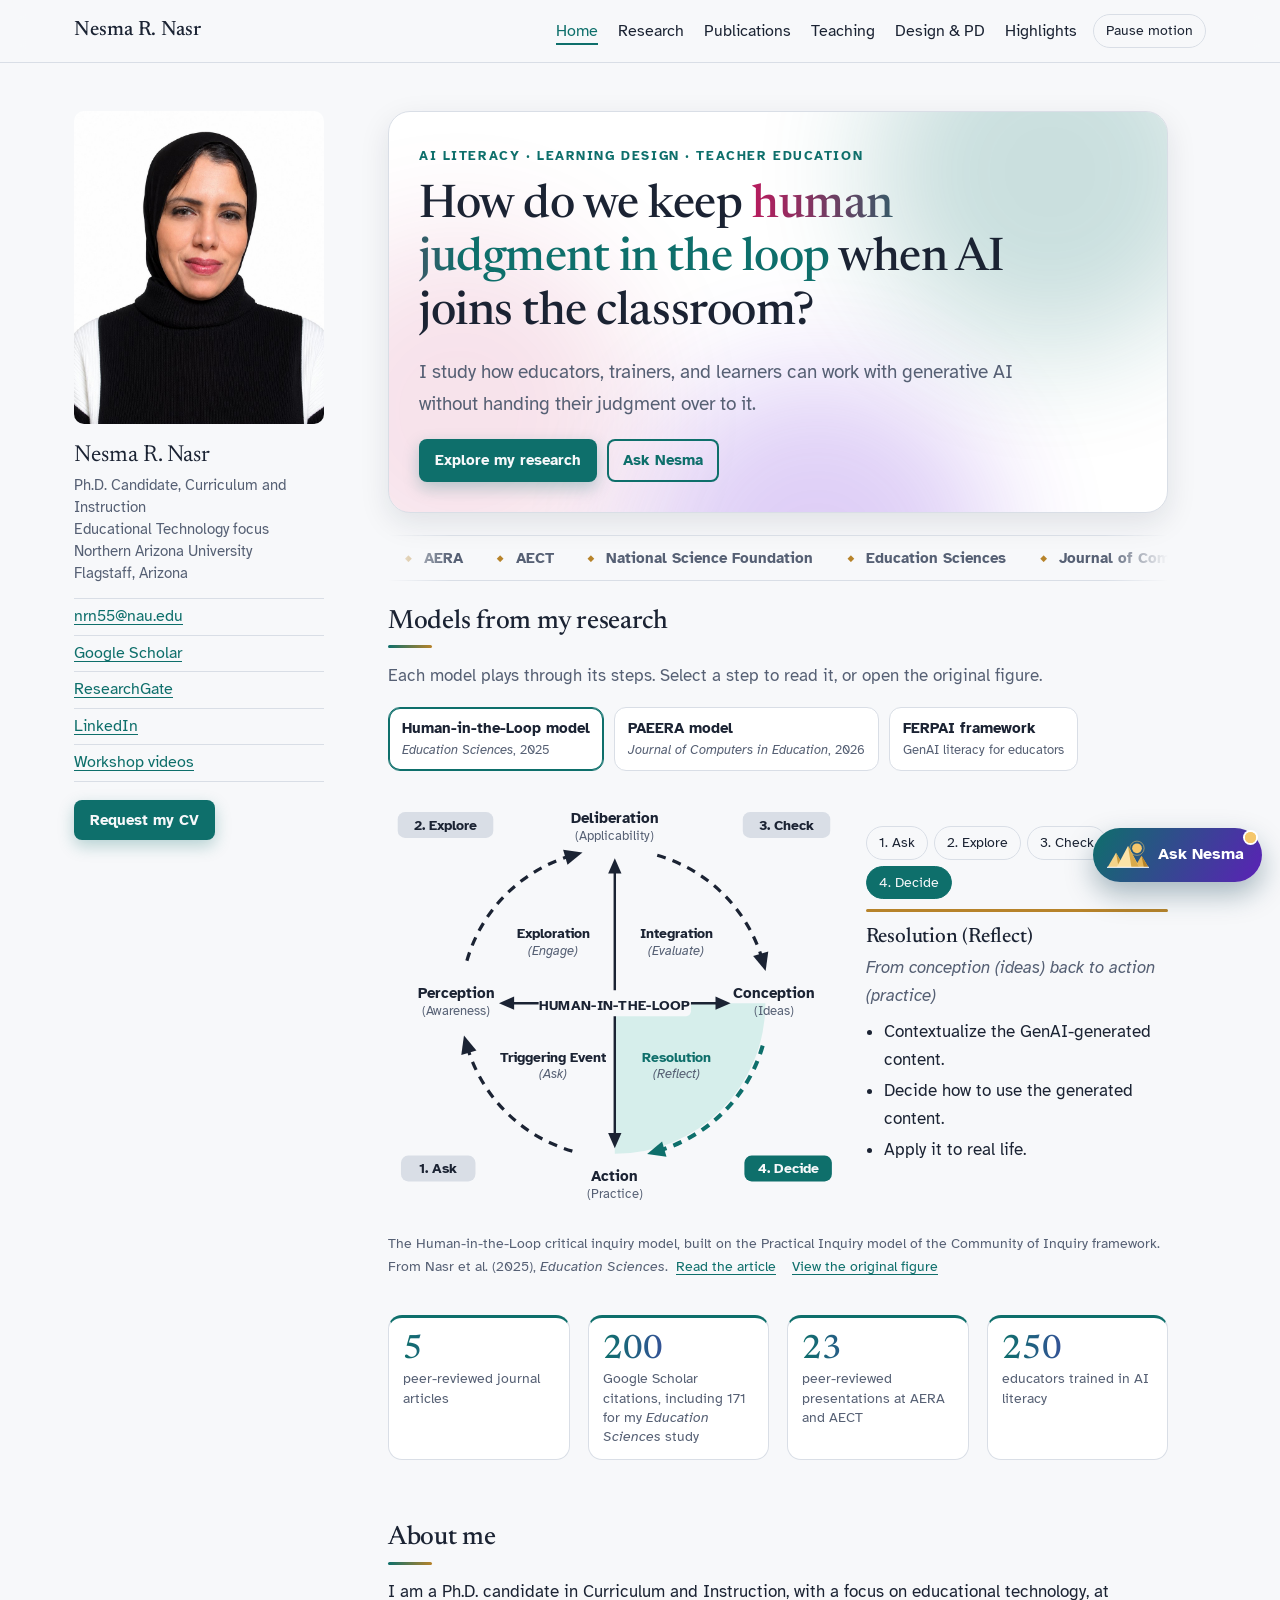
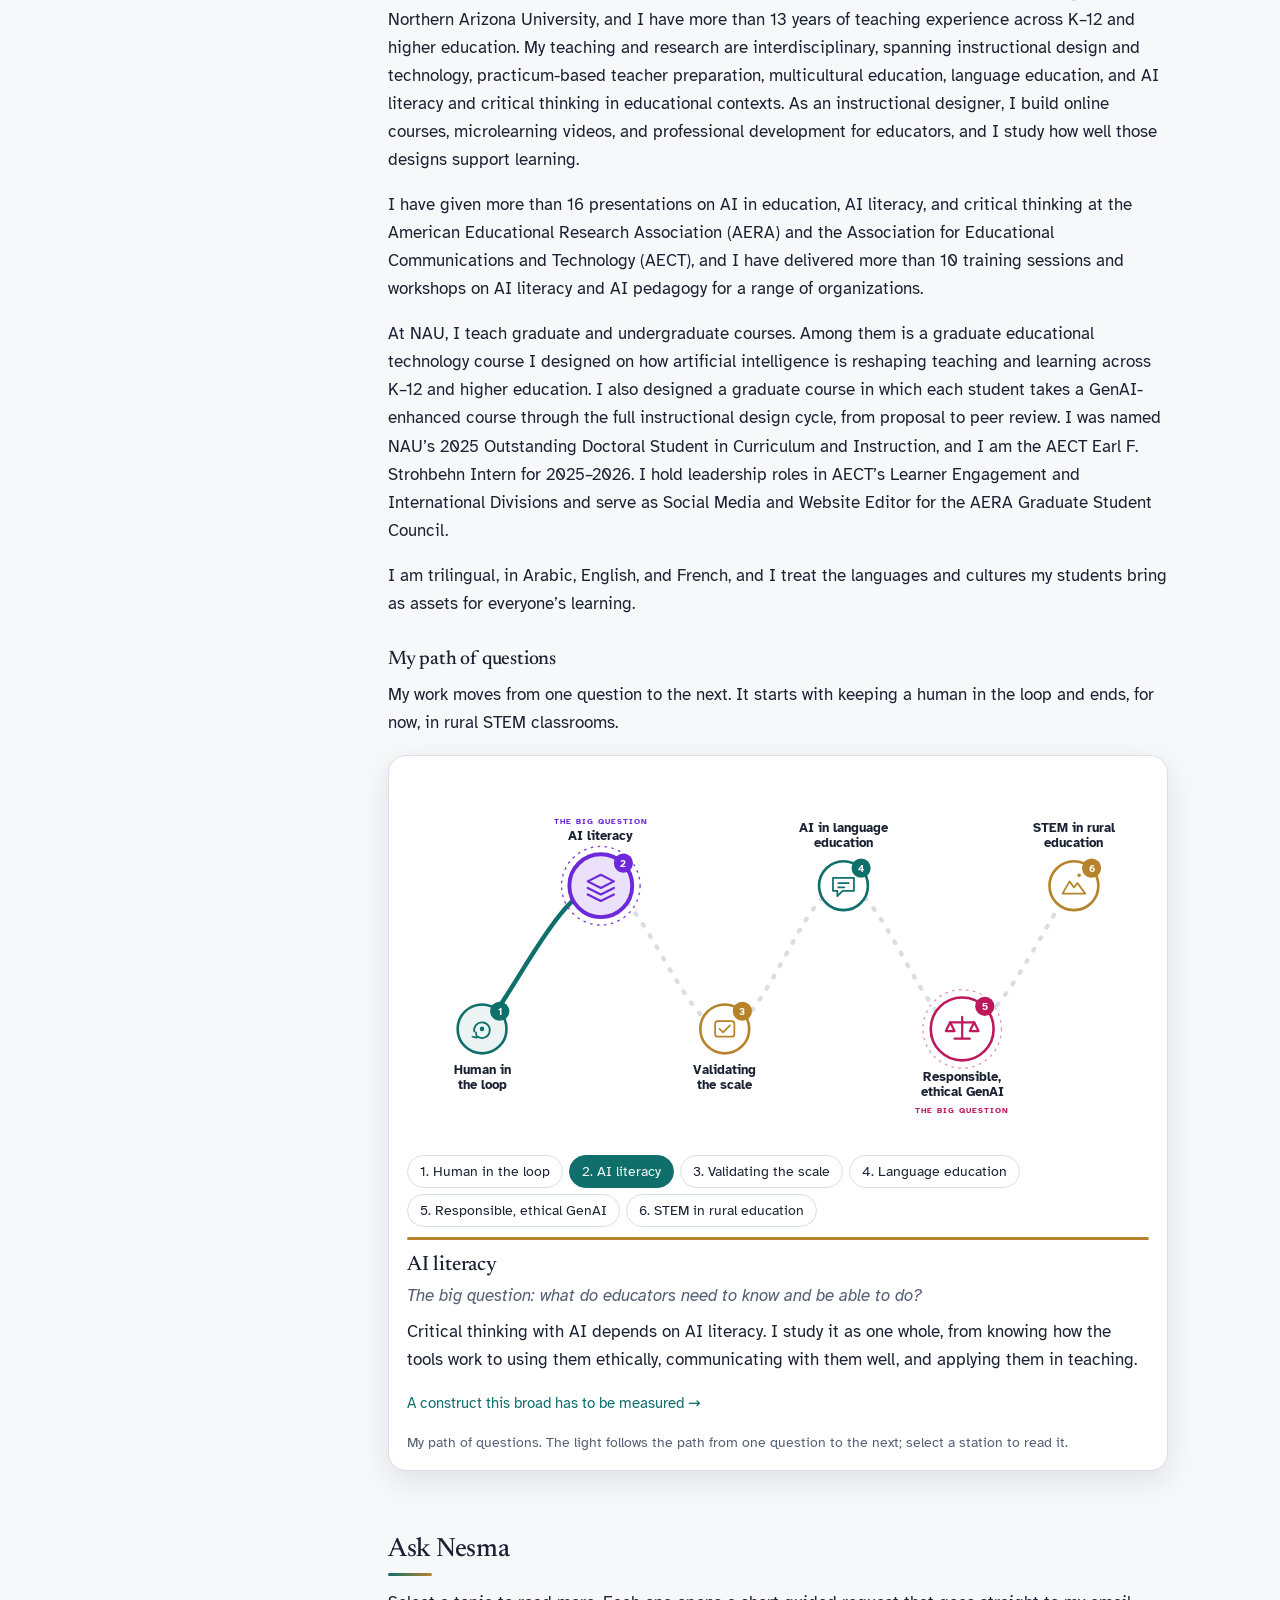
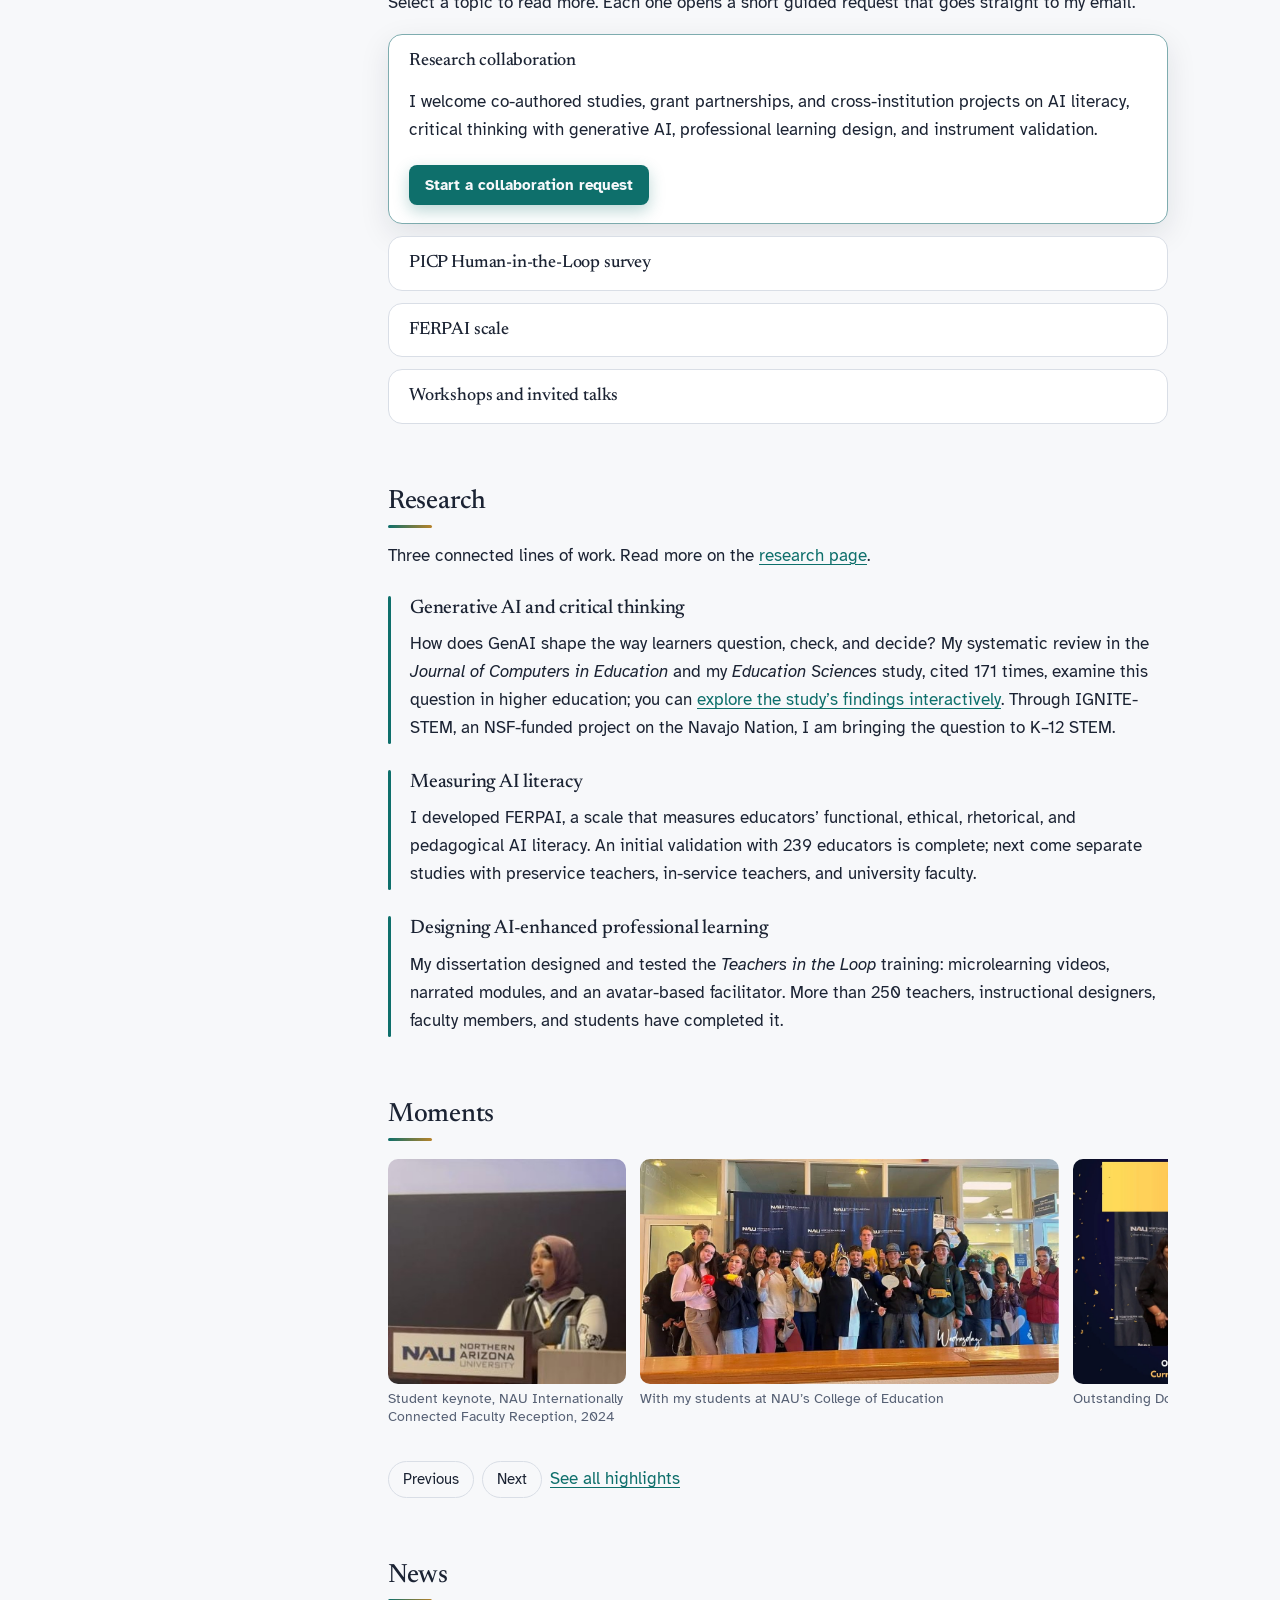
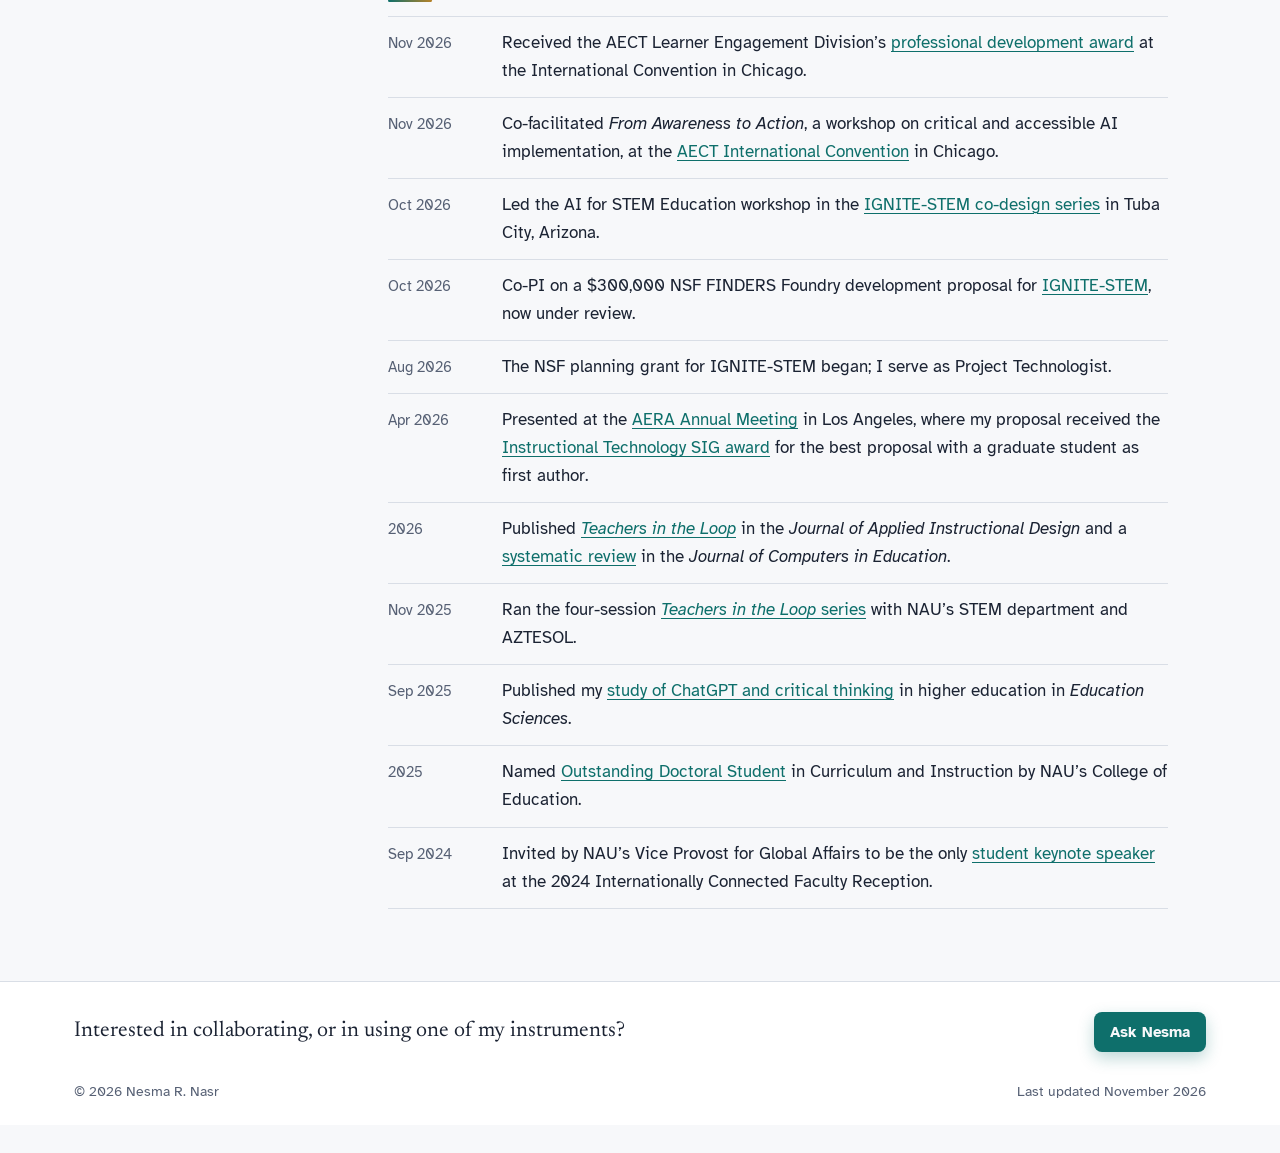
<file: index.html>
<!DOCTYPE html>
<html lang="en">
<head>
  <meta charset="utf-8">
  <meta name="viewport" content="width=device-width, initial-scale=1">
  <title>Nesma R. Nasr</title>
  <meta name="description" content="Nesma R. Nasr studies AI literacy, critical thinking, and the design of AI-enhanced professional learning for educators.">
  <meta property="og:title" content="Nesma R. Nasr">
  <meta property="og:description" content="Nesma R. Nasr studies AI literacy, critical thinking, and the design of AI-enhanced professional learning for educators.">
  <meta property="og:image" content="https://nesman91.github.io/images/profile.jpg">
  <link rel="icon" href="images/favicon.svg" type="image/svg+xml">
  <link rel="preconnect" href="https://fonts.googleapis.com">
  <link rel="preconnect" href="https://fonts.gstatic.com" crossorigin>
  <link href="https://fonts.googleapis.com/css2?family=Atkinson+Hyperlegible:ital,wght@0,400;0,700;1,400&family=Newsreader:ital,opsz,wght@0,6..72,400;0,6..72,500;0,6..72,600;1,6..72,400&display=swap" rel="stylesheet">
  <link rel="stylesheet" href="css/style.css?v=20261112b">
</head>
<body>
  <a class="skip-link" href="#main">Skip to content</a>

  <header class="site-header">
    <div class="wrap">
      <a class="site-name" href="index.html">Nesma R. Nasr</a>
      <div class="header-tools">
        <button class="motion-toggle" type="button" aria-pressed="false" hidden>Pause motion</button>
        <button class="nav-toggle" aria-expanded="false" aria-controls="site-nav">Menu</button>
      </div>
      <nav class="site-nav" id="site-nav" aria-label="Main">
        <ul>
          <li><a href="index.html" aria-current="page">Home</a></li>
          <li><a href="research.html">Research</a></li>
          <li><a href="publications.html">Publications</a></li>
          <li><a href="teaching.html">Teaching</a></li>
          <li><a href="design.html">Design &amp; PD</a></li>
          <li><a href="highlights.html">Highlights</a></li>
        </ul>
      </nav>
    </div>
    <div class="progress" aria-hidden="true"></div>
  </header>

  <div class="shell">
    <!-- ============ PROFILE SIDEBAR (same on every page) ============
         Your photo: upload a picture named profile.jpg into the images folder.
         Until then, your initials show instead. -->
    <aside class="profile" aria-label="About Nesma">
      <div class="avatar"><img src="images/profile.jpg" alt="Portrait of Nesma R. Nasr"><span class="monogram" aria-hidden="true">NN</span></div>
      <p class="name">Nesma R. Nasr</p>
      <p class="role">Ph.D. Candidate, Curriculum and Instruction<br>Educational Technology focus<br>Northern Arizona University<br>Flagstaff, Arizona</p>
      <ul>
        <li><a href="mailto:nrn55@nau.edu">nrn55@nau.edu</a></li>
        <li><a href="https://scholar.google.com/citations?user=AihzHhYAAAAJ&amp;hl=en">Google Scholar</a></li>
        <li><a href="https://www.researchgate.net/profile/Nesma-Nasr-3">ResearchGate</a></li>
        <li><a href="https://www.linkedin.com/in/nesma-nasr-783b58266/">LinkedIn</a></li>
        <li><a href="https://youtube.com/playlist?list=PLr469VyPQPz77XELISCDWrb53QFtSRKE9">Workshop videos</a></li>
      </ul>
      <button class="button" type="button" data-assistant-open="cv">Request my CV</button>
    </aside>

    <main class="content" id="main">
      <section class="hero hero-text hero-pro">
        <div class="aurora" aria-hidden="true"><i></i><i></i><i></i></div>
        <p class="eyebrow">AI literacy · Learning design · Teacher education</p>
        <h1>How do we keep <span class="sweep">human judgment in the loop</span> when AI joins the classroom?</h1>
        <p class="lede">I study how educators, trainers, and learners can work with generative AI without handing their judgment over to it.</p>
        <p class="cta"><a class="button" href="research.html">Explore my research</a> <button class="button ghost" type="button" data-assistant-open>Ask Nesma</button></p>
      </section>

      <!-- ============ MOVING RIBBON ============ To change it, edit the TICKER list in the site builder, or edit both copies of the list here. -->
      <div class="ticker" role="group" aria-label="Where my work appears">
        <div class="ticker-track">
          <ul><li>AERA</li><li>AECT</li><li>National Science Foundation</li><li>Education Sciences</li><li>Journal of Computers in Education</li><li>Journal of Applied Instructional Design</li><li>AZTESOL</li><li>Northern Arizona University</li></ul>
          <ul aria-hidden="true"><li>AERA</li><li>AECT</li><li>National Science Foundation</li><li>Education Sciences</li><li>Journal of Computers in Education</li><li>Journal of Applied Instructional Design</li><li>AZTESOL</li><li>Northern Arizona University</li></ul>
        </div>
      </div>

      <section class="frameworks" aria-labelledby="fw-title">
        <h2 id="fw-title">Models from my research</h2>
        <p class="muted">Each model plays through its steps. Select a step to read it, or open the original figure.</p>
        <div class="fw-tabs" role="tablist" aria-label="Models">
          <button type="button" role="tab" id="fw-tab-hitl" aria-controls="fw-panel-hitl" aria-selected="true" tabindex="0">Human-in-the-Loop model<span><em>Education Sciences</em>, 2025</span></button>
          <button type="button" role="tab" id="fw-tab-paeera" aria-controls="fw-panel-paeera" aria-selected="false" tabindex="-1">PAEERA model<span><em>Journal of Computers in Education</em>, 2026</span></button>
          <button type="button" role="tab" id="fw-tab-ferpai" aria-controls="fw-panel-ferpai" aria-selected="false" tabindex="-1">FERPAI framework<span>GenAI literacy for educators</span></button>
        </div>
        <div class="fw-panel" role="tabpanel" id="fw-panel-hitl" aria-labelledby="fw-tab-hitl">
      <div class="model model-hitl" id="home-hitl" data-interval="5500" style="--dur: 5500ms">
        <div class="model-figure">
          <svg viewBox="0 0 560 515" role="img" aria-labelledby="home-hitl-t home-hitl-d">
            <title id="home-hitl-t">Human-in-the-Loop critical inquiry model</title>
            <desc id="home-hitl-d">A cycle of four quadrants around Human-in-the-Loop: 1 Ask, the triggering event; 2 Explore, exploration; 3 Check, integration; 4 Decide, resolution. The cycle moves from perception to deliberation, conception, and action.</desc>
          <g class="step" data-step="0">
            <path class="m-wedge" fill="transparent" d="M280,262 L280.0,448.0 A186,186 0 0,1 94.0,262.0 Z"/>
            <path class="m-arc" fill="none" stroke="#1B2333" stroke-width="4" stroke-dasharray="11 9" d="M227.6,444.6 A190,190 0 0,1 97.4,314.4"/><polygon class="m-arc-head" fill="#1B2333" points="93.8,301.9 109.2,320.4 90.5,325.8"/>
            <text class="m-qtitle" text-anchor="middle" font-weight="700" x="204" y="334">Triggering Event</text>
            <text class="m-qsub" text-anchor="middle" fill="#566074" x="204" y="354">(Ask)</text>
            <g class="m-badge"><rect fill="#D9DEE6" x="16" y="450" width="92" height="32" rx="9"/><text text-anchor="middle" font-weight="700" x="62" y="472">1. Ask</text></g>
          </g>
          <g class="step" data-step="1">
            <path class="m-wedge" fill="transparent" d="M280,262 L94.0,262.0 A186,186 0 0,1 280.0,76.0 Z"/>
            <path class="m-arc" fill="none" stroke="#1B2333" stroke-width="4" stroke-dasharray="11 9" d="M97.4,209.6 A190,190 0 0,1 227.6,79.4"/><polygon class="m-arc-head" fill="#1B2333" points="240.1,75.8 221.6,91.2 216.2,72.5"/>
            <text class="m-qtitle" text-anchor="middle" font-weight="700" x="204" y="182">Exploration</text>
            <text class="m-qsub" text-anchor="middle" fill="#566074" x="204" y="202">(Engage)</text>
            <g class="m-badge"><rect fill="#D9DEE6" x="12" y="26" width="118" height="32" rx="9"/><text text-anchor="middle" font-weight="700" x="71" y="48">2. Explore</text></g>
          </g>
          <g class="step" data-step="2">
            <path class="m-wedge" fill="transparent" d="M280,262 L280.0,76.0 A186,186 0 0,1 466.0,262.0 Z"/>
            <path class="m-arc" fill="none" stroke="#1B2333" stroke-width="4" stroke-dasharray="11 9" d="M332.4,79.4 A190,190 0 0,1 462.6,209.6"/><polygon class="m-arc-head" fill="#1B2333" points="466.2,222.1 450.8,203.6 469.5,198.2"/>
            <text class="m-qtitle" text-anchor="middle" font-weight="700" x="356" y="182">Integration</text>
            <text class="m-qsub" text-anchor="middle" fill="#566074" x="356" y="202">(Evaluate)</text>
            <g class="m-badge"><rect fill="#D9DEE6" x="438" y="26" width="108" height="32" rx="9"/><text text-anchor="middle" font-weight="700" x="492" y="48">3. Check</text></g>
          </g>
          <g class="step" data-step="3">
            <path class="m-wedge" fill="transparent" d="M280,262 L466.0,262.0 A186,186 0 0,1 280.0,448.0 Z"/>
            <path class="m-arc" fill="none" stroke="#1B2333" stroke-width="4" stroke-dasharray="11 9" d="M462.6,314.4 A190,190 0 0,1 332.4,444.6"/><polygon class="m-arc-head" fill="#1B2333" points="319.9,448.2 338.4,432.8 343.8,451.5"/>
            <text class="m-qtitle" text-anchor="middle" font-weight="700" x="356" y="334">Resolution</text>
            <text class="m-qsub" text-anchor="middle" fill="#566074" x="356" y="354">(Reflect)</text>
            <g class="m-badge"><rect fill="#D9DEE6" x="440" y="450" width="108" height="32" rx="9"/><text text-anchor="middle" font-weight="700" x="494" y="472">4. Decide</text></g>
          </g>
            <line class="m-axis" stroke="#1B2333" stroke-width="3" x1="280" y1="94" x2="280" y2="430"/><polygon class="m-axis-head" fill="#1B2333" points="280.0,83.0 288.2,101.7 271.8,101.7"/><polygon class="m-axis-head" fill="#1B2333" points="280.0,441.0 271.8,422.3 288.2,422.3"/><line class="m-axis" stroke="#1B2333" stroke-width="3" x1="148" y1="262" x2="412" y2="262"/><polygon class="m-axis-head" fill="#1B2333" points="137.0,262.0 155.7,253.8 155.7,270.2"/><polygon class="m-axis-head" fill="#1B2333" points="423.0,262.0 404.3,270.2 404.3,253.8"/>
            <rect class="m-center-bg" fill="#F7F8FA" x="186" y="246" width="188" height="32" rx="6"/>
            <text class="m-center" text-anchor="middle" font-weight="700" x="280" y="270">HUMAN-IN-THE-LOOP</text>
          <text class="m-card" text-anchor="middle" font-weight="700" x="280" y="40">Deliberation</text><text class="m-cardsub" text-anchor="middle" fill="#566074" x="280" y="60">(Applicability)</text>
          <text class="m-card" text-anchor="middle" font-weight="700" x="476" y="256">Conception</text><text class="m-cardsub" text-anchor="middle" fill="#566074" x="476" y="276">(Ideas)</text>
          <text class="m-card" text-anchor="middle" font-weight="700" x="280" y="482">Action</text><text class="m-cardsub" text-anchor="middle" fill="#566074" x="280" y="502">(Practice)</text>
          <text class="m-card" text-anchor="middle" font-weight="700" x="84" y="256">Perception</text><text class="m-cardsub" text-anchor="middle" fill="#566074" x="84" y="276">(Awareness)</text>
          </svg>
        </div>
        <div class="model-side">
          <ol class="model-steps" role="tablist" aria-label="Steps">
            <li><button type="button" role="tab" id="home-hitl-tab-0" aria-controls="home-hitl-step-0" aria-selected="true" tabindex="0" data-step="0">1. Ask</button></li>
            <li><button type="button" role="tab" id="home-hitl-tab-1" aria-controls="home-hitl-step-1" aria-selected="false" tabindex="-1" data-step="1">2. Explore</button></li>
            <li><button type="button" role="tab" id="home-hitl-tab-2" aria-controls="home-hitl-step-2" aria-selected="false" tabindex="-1" data-step="2">3. Check</button></li>
            <li><button type="button" role="tab" id="home-hitl-tab-3" aria-controls="home-hitl-step-3" aria-selected="false" tabindex="-1" data-step="3">4. Decide</button></li>
          </ol>
          <div class="model-timer" aria-hidden="true"><span></span></div>
          <div class="model-detail" aria-live="polite">
          <article role="tabpanel" id="home-hitl-step-0" aria-labelledby="home-hitl-tab-0"><h3>Triggering Event (Ask)</h3><p class="role">From action (practice) toward perception (awareness)</p><ul><li>Identify a problem or gap in understanding.</li><li>Write a focused question.</li><li>Enter the question as a prompt to GenAI.</li></ul></article>
          <article role="tabpanel" id="home-hitl-step-1" aria-labelledby="home-hitl-tab-1" hidden><h3>Exploration (Engage)</h3><p class="role">From perception (awareness) toward deliberation (applicability)</p><ul><li>Review the AI response.</li><li>Ask follow-up questions or request clarifications and examples.</li></ul></article>
          <article role="tabpanel" id="home-hitl-step-2" aria-labelledby="home-hitl-tab-2" hidden><h3>Integration (Evaluate)</h3><p class="role">From deliberation (applicability) toward conception (ideas)</p><ul><li>Compare GenAI responses with prior knowledge and other credible sources.</li><li>Check for accuracy, logic, and ethical alignment.</li></ul></article>
          <article role="tabpanel" id="home-hitl-step-3" aria-labelledby="home-hitl-tab-3" hidden><h3>Resolution (Reflect)</h3><p class="role">From conception (ideas) back to action (practice)</p><ul><li>Contextualize the GenAI-generated content.</li><li>Decide how to use the generated content.</li><li>Apply it to real life.</li></ul></article>
          </div>
        </div>
        <p class="model-caption">The Human-in-the-Loop critical inquiry model, built on the Practical Inquiry model of the Community of Inquiry framework. From Nasr et al. (2025), <em>Education Sciences</em>. <span class="model-links"><a href="https://doi.org/10.3390/educsci15091198">Read the article</a><a href="images/frameworks/hitl-inquiry-model.png" data-lightbox data-caption="Human-in-the-Loop critical inquiry model (Nasr et al., 2025)">View the original figure</a></span></p>
      </div>
        </div>
        <div class="fw-panel" role="tabpanel" id="fw-panel-paeera" aria-labelledby="fw-tab-paeera" hidden>
      <div class="model model-paeera" id="home-paeera" data-interval="4500" style="--dur: 4500ms">
        <div class="model-figure">
          <svg viewBox="0 0 560 530" role="img" aria-labelledby="home-paeera-t home-paeera-d">
            <title id="home-paeera-t">PAEERA critical thinking and GenAI instructional model</title>
            <desc id="home-paeera-d">Six steps in a cycle around CT-GenAI Human-in-the-Loop: 1 Plan, 2 Ask, 3 Explore, 4 Evaluate, 5 Reflect, 6 Apply.</desc>
            <g class="p-ring-spin"><circle class="p-ring" fill="none" stroke="#0E6F6B" stroke-width="2" stroke-dasharray="7 9" cx="280" cy="268" r="180"/></g>
            <polygon class="p-chev" fill="#1B2333" points="119.6,350.2 133.1,360.1 121.4,366.8"/><polygon class="p-chev" fill="#1B2333" points="128.6,170.2 126.8,186.8 115.1,180.1"/><polygon class="p-chev" fill="#1B2333" points="289.0,88.0 273.7,94.8 273.7,81.2"/><polygon class="p-chev" fill="#1B2333" points="440.4,185.8 426.9,175.9 438.6,169.2"/><polygon class="p-chev" fill="#1B2333" points="431.4,365.8 433.2,349.2 444.9,355.9"/><polygon class="p-chev" fill="#1B2333" points="271.0,448.0 286.3,441.2 286.3,454.8"/>
            <g class="p-tracer" data-tracer style="transform-origin: 280px 268px"><circle fill="#B7832A" cx="280" cy="88" r="8"/></g>
            <circle class="p-center" fill="#D6EEEB" cx="280" cy="268" r="88"/>
            <text class="p-center-t" text-anchor="middle" font-weight="700" x="280" y="254">CT-GenAI</text>
            <text class="p-center-s" text-anchor="middle" font-weight="700" x="280" y="280">Human-in-</text>
            <text class="p-center-s" text-anchor="middle" font-weight="700" x="280" y="302">the-Loop</text>
            <g class="p-node step" data-step="0" data-angle="210" style="--i:0">
              <circle class="p-main" fill="#FFFFFF" stroke="#0E6F6B" stroke-width="2.5" cx="190.0" cy="423.9" r="48"/>
              <text class="p-name" text-anchor="middle" font-weight="600" x="190.0" y="429.9">Plan</text>
              <circle class="p-num" fill="#FFFFFF" stroke="#0E6F6B" stroke-width="2" cx="143.0" cy="441.0" r="14"/>
              <text class="p-numtext" text-anchor="middle" font-weight="700" fill="#0E6F6B" x="143.0" y="446.0">1</text>
            </g>
            <g class="p-node step" data-step="1" data-angle="270" style="--i:1">
              <circle class="p-main" fill="#FFFFFF" stroke="#0E6F6B" stroke-width="2.5" cx="100.0" cy="268.0" r="48"/>
              <text class="p-name" text-anchor="middle" font-weight="600" x="100.0" y="274.0">Ask</text>
              <circle class="p-num" fill="#FFFFFF" stroke="#0E6F6B" stroke-width="2" cx="61.7" cy="235.9" r="14"/>
              <text class="p-numtext" text-anchor="middle" font-weight="700" fill="#0E6F6B" x="61.7" y="240.9">2</text>
            </g>
            <g class="p-node step" data-step="2" data-angle="330" style="--i:2">
              <circle class="p-main" fill="#FFFFFF" stroke="#0E6F6B" stroke-width="2.5" cx="190.0" cy="112.1" r="48"/>
              <text class="p-name" text-anchor="middle" font-weight="600" x="190.0" y="118.1">Explore</text>
              <circle class="p-num" fill="#FFFFFF" stroke="#0E6F6B" stroke-width="2" cx="198.7" cy="62.9" r="14"/>
              <text class="p-numtext" text-anchor="middle" font-weight="700" fill="#0E6F6B" x="198.7" y="67.9">3</text>
            </g>
            <g class="p-node step" data-step="3" data-angle="30" style="--i:3">
              <circle class="p-main" fill="#FFFFFF" stroke="#0E6F6B" stroke-width="2.5" cx="370.0" cy="112.1" r="48"/>
              <text class="p-name" text-anchor="middle" font-weight="600" x="370.0" y="118.1">Evaluate</text>
              <circle class="p-num" fill="#FFFFFF" stroke="#0E6F6B" stroke-width="2" cx="417.0" cy="95.0" r="14"/>
              <text class="p-numtext" text-anchor="middle" font-weight="700" fill="#0E6F6B" x="417.0" y="100.0">4</text>
            </g>
            <g class="p-node step" data-step="4" data-angle="90" style="--i:4">
              <circle class="p-main" fill="#FFFFFF" stroke="#0E6F6B" stroke-width="2.5" cx="460.0" cy="268.0" r="48"/>
              <text class="p-name" text-anchor="middle" font-weight="600" x="460.0" y="274.0">Reflect</text>
              <circle class="p-num" fill="#FFFFFF" stroke="#0E6F6B" stroke-width="2" cx="498.3" cy="300.1" r="14"/>
              <text class="p-numtext" text-anchor="middle" font-weight="700" fill="#0E6F6B" x="498.3" y="305.1">5</text>
            </g>
            <g class="p-node step" data-step="5" data-angle="150" style="--i:5">
              <circle class="p-main" fill="#FFFFFF" stroke="#0E6F6B" stroke-width="2.5" cx="370.0" cy="423.9" r="48"/>
              <text class="p-name" text-anchor="middle" font-weight="600" x="370.0" y="429.9">Apply</text>
              <circle class="p-num" fill="#FFFFFF" stroke="#0E6F6B" stroke-width="2" cx="361.3" cy="473.1" r="14"/>
              <text class="p-numtext" text-anchor="middle" font-weight="700" fill="#0E6F6B" x="361.3" y="478.1">6</text>
            </g>
          </svg>
        </div>
        <div class="model-side">
          <ol class="model-steps" role="tablist" aria-label="Steps">
            <li><button type="button" role="tab" id="home-paeera-tab-0" aria-controls="home-paeera-step-0" aria-selected="true" tabindex="0" data-step="0">1. Plan</button></li>
            <li><button type="button" role="tab" id="home-paeera-tab-1" aria-controls="home-paeera-step-1" aria-selected="false" tabindex="-1" data-step="1">2. Ask</button></li>
            <li><button type="button" role="tab" id="home-paeera-tab-2" aria-controls="home-paeera-step-2" aria-selected="false" tabindex="-1" data-step="2">3. Explore</button></li>
            <li><button type="button" role="tab" id="home-paeera-tab-3" aria-controls="home-paeera-step-3" aria-selected="false" tabindex="-1" data-step="3">4. Evaluate</button></li>
            <li><button type="button" role="tab" id="home-paeera-tab-4" aria-controls="home-paeera-step-4" aria-selected="false" tabindex="-1" data-step="4">5. Reflect</button></li>
            <li><button type="button" role="tab" id="home-paeera-tab-5" aria-controls="home-paeera-step-5" aria-selected="false" tabindex="-1" data-step="5">6. Apply</button></li>
          </ol>
          <div class="model-timer" aria-hidden="true"><span></span></div>
          <div class="model-detail" aria-live="polite">
          <article role="tabpanel" id="home-paeera-step-0" aria-labelledby="home-paeera-tab-0"><h3>Plan</h3><p class="role">Set goals and build AI literacy</p><p>Identify what you need, set clear goals, and build AI literacy: how AI works, its opportunities, limitations, and responsible use.</p></article>
          <article role="tabpanel" id="home-paeera-step-1" aria-labelledby="home-paeera-tab-1" hidden><h3>Ask</h3><p class="role">Use the rhetorical situation</p><p>Write purposeful, context-specific prompts using elements of the rhetorical situation: audience, genre, purpose, subject, context, exigence, and writer.</p></article>
          <article role="tabpanel" id="home-paeera-step-2" aria-labelledby="home-paeera-tab-2" hidden><h3>Explore</h3><p class="role">Iterate and refine</p><p>Engage in back-and-forth with AI by asking follow-ups, requesting examples, and refining ideas.</p></article>
          <article role="tabpanel" id="home-paeera-step-3" aria-labelledby="home-paeera-tab-3" hidden><h3>Evaluate</h3><p class="role">Compare and contrast</p><p>Examine AI output against what you know, course materials, scholarly sources, and alternative viewpoints.</p></article>
          <article role="tabpanel" id="home-paeera-step-4" aria-labelledby="home-paeera-tab-4" hidden><h3>Reflect</h3><p class="role">Use the rhetorical triangle for ethical use</p><p>Apply the rhetorical triangle (ethos, logos, pathos) to judge credibility, logic, bias, and needed adjustments.</p></article>
          <article role="tabpanel" id="home-paeera-step-5" aria-labelledby="home-paeera-tab-5" hidden><h3>Apply</h3><p class="role">Use insights authentically</p><p>Adapt, integrate, or reject AI-generated content using your own judgment, voice, and disciplinary expectations.</p></article>
          </div>
        </div>
        <p class="model-caption">PAEERA: Plan, Ask, Explore, Evaluate, Reflect, and Apply, a six-step instructional model for critically applying generative AI in academic work, from planning and prompt writing to authentic application. From Nasr et al. (2026), <em>Journal of Computers in Education</em>. <span class="model-links"><a href="https://doi.org/10.1007/s40692-026-00396-z">Read the article</a><a href="images/frameworks/paeera-model.png" data-lightbox data-caption="PAEERA critical thinking and GenAI instructional model (Nasr et al., 2026)">View the original figure</a></span></p>
      </div>
        </div>
        <div class="fw-panel" role="tabpanel" id="fw-panel-ferpai" aria-labelledby="fw-tab-ferpai" hidden>
      <div class="model model-ferpai" id="home-ferpai" data-interval="6000" style="--dur: 6000ms">
        <div class="model-figure">
          <svg viewBox="0 0 560 545" role="img" aria-labelledby="home-ferpai-t home-ferpai-d">
            <title id="home-ferpai-t">FERPAI conceptual framework for building GenAI literacy</title>
            <desc id="home-ferpai-d">Four interrelated literacies in a cycle around Human in the Loop: Functional (Acquire), Ethical (Deepen), Rhetorical (Deepen to Create), and Pedagogical (Create), grounded in digital multiliteracies and AI competency frameworks.</desc>
            <rect class="f-box" fill="#FFFFFF" stroke="#0E6F6B" stroke-width="2" x="24" y="6" width="512" height="74" rx="10"/>
            <text class="f-box-t" text-anchor="middle" font-weight="700" x="280" y="30">Digital Multiliteracies and AI Competency Frameworks</text>
            <text class="f-box-s" text-anchor="middle" fill="#566074" x="280" y="51">UNESCO AI Competency Framework for Teachers (Acquire → Deepen → Create)</text>
            <text class="f-box-s" text-anchor="middle" fill="#566074" x="280" y="70">Selber’s digital multiliteracies (2004)</text>
            <line class="f-down" stroke="#0E6F6B" stroke-width="3" x1="280" y1="82" x2="280" y2="100"/><polygon class="f-head" fill="#1B2333" points="280.0,110.0 272.5,93.0 287.5,93.0"/>
            <line class="f-dot" stroke="#566074" stroke-width="2" stroke-dasharray="2 5" x1="237" y1="282" x2="199" y2="249"/><line class="f-dot" stroke="#566074" stroke-width="2" stroke-dasharray="2 5" x1="323" y1="282" x2="361" y2="249"/><line class="f-dot" stroke="#566074" stroke-width="2" stroke-dasharray="2 5" x1="323" y1="358" x2="361" y2="391"/><line class="f-dot" stroke="#566074" stroke-width="2" stroke-dasharray="2 5" x1="237" y1="358" x2="199" y2="391"/>
            <g class="f-arcg step" data-step="0" style="--i:0"><path class="f-arc" fill="none" stroke="#0E6F6B" stroke-width="4" pathLength="1" d="M208,152 Q280,106 352,152"/><polygon class="f-head" fill="#1B2333" points="363.0,159.0 339.1,155.3 349.6,138.9"/></g><g class="f-arcg step" data-step="1" style="--i:1"><path class="f-arc" fill="none" stroke="#0E6F6B" stroke-width="4" pathLength="1" d="M468,262 Q514,320 468,378"/><polygon class="f-head" fill="#1B2333" points="459.9,388.2 466.0,364.8 481.3,376.9"/></g><g class="f-arcg step" data-step="2" style="--i:2"><path class="f-arc" fill="none" stroke="#0E6F6B" stroke-width="4" pathLength="1" d="M352,488 Q280,534 208,488"/><polygon class="f-head" fill="#1B2333" points="197.0,481.0 220.9,484.7 210.4,501.1"/></g><g class="f-arcg step" data-step="3" style="--i:3"><path class="f-arc" fill="none" stroke="#0E6F6B" stroke-width="4" pathLength="1" d="M92,378 Q46,320 92,262"/><polygon class="f-head" fill="#1B2333" points="100.1,251.8 94.0,275.2 78.7,263.1"/></g>
            <circle class="f-halo" fill="none" stroke="none" cx="280" cy="320" r="66"/>
            <circle class="f-center" fill="#0E6F6B" cx="280" cy="320" r="66"/>
            <text class="f-center-t" text-anchor="middle" font-weight="700" fill="#FFFFFF" x="280" y="316">Human in</text>
            <text class="f-center-t" text-anchor="middle" font-weight="700" fill="#FFFFFF" x="280" y="340">the Loop</text>
            <g class="f-lit step" data-step="0" style="--i:0">
              <circle fill="#FFFFFF" stroke="#0E6F6B" stroke-width="2.5" cx="150" cy="205" r="76"/>
              <text class="f-name" text-anchor="middle" font-weight="700" x="150" y="195">Functional</text>
              <text class="f-name" text-anchor="middle" font-weight="700" x="150" y="217">AI Literacy</text>
              <text class="f-level" text-anchor="middle" fill="#0E6F6B" x="150" y="241">(Acquire)</text>
            </g>
            <g class="f-lit step" data-step="1" style="--i:1">
              <circle fill="#FFFFFF" stroke="#0E6F6B" stroke-width="2.5" cx="410" cy="205" r="76"/>
              <text class="f-name" text-anchor="middle" font-weight="700" x="410" y="195">Ethical</text>
              <text class="f-name" text-anchor="middle" font-weight="700" x="410" y="217">AI Literacy</text>
              <text class="f-level" text-anchor="middle" fill="#0E6F6B" x="410" y="241">(Deepen)</text>
            </g>
            <g class="f-lit step" data-step="2" style="--i:2">
              <circle fill="#FFFFFF" stroke="#0E6F6B" stroke-width="2.5" cx="410" cy="435" r="76"/>
              <text class="f-name" text-anchor="middle" font-weight="700" x="410" y="425">Rhetorical</text>
              <text class="f-name" text-anchor="middle" font-weight="700" x="410" y="447">AI Literacy</text>
              <text class="f-level" text-anchor="middle" fill="#0E6F6B" x="410" y="471">(Deepen → Create)</text>
            </g>
            <g class="f-lit step" data-step="3" style="--i:3">
              <circle fill="#FFFFFF" stroke="#0E6F6B" stroke-width="2.5" cx="150" cy="435" r="76"/>
              <text class="f-name" text-anchor="middle" font-weight="700" x="150" y="425">Pedagogical</text>
              <text class="f-name" text-anchor="middle" font-weight="700" x="150" y="447">AI Literacy</text>
              <text class="f-level" text-anchor="middle" fill="#0E6F6B" x="150" y="471">(Create)</text>
            </g>
          </svg>
        </div>
        <div class="model-side">
          <ol class="model-steps" role="tablist" aria-label="Steps">
            <li><button type="button" role="tab" id="home-ferpai-tab-0" aria-controls="home-ferpai-step-0" aria-selected="true" tabindex="0" data-step="0">Functional</button></li>
            <li><button type="button" role="tab" id="home-ferpai-tab-1" aria-controls="home-ferpai-step-1" aria-selected="false" tabindex="-1" data-step="1">Ethical</button></li>
            <li><button type="button" role="tab" id="home-ferpai-tab-2" aria-controls="home-ferpai-step-2" aria-selected="false" tabindex="-1" data-step="2">Rhetorical</button></li>
            <li><button type="button" role="tab" id="home-ferpai-tab-3" aria-controls="home-ferpai-step-3" aria-selected="false" tabindex="-1" data-step="3">Pedagogical</button></li>
          </ol>
          <div class="model-timer" aria-hidden="true"><span></span></div>
          <div class="model-detail" aria-live="polite">
          <article role="tabpanel" id="home-ferpai-step-0" aria-labelledby="home-ferpai-tab-0"><h3>Functional AI Literacy (Acquire)</h3><p class="role">Educator as effective operator</p><ul><li>Training data and bias</li><li>Troubleshoot errors</li><li>Strengths and limitations</li><li>Customize tools</li><li>Stay updated</li></ul><p class="next">Technical understanding informs ethical judgment.</p></article>
          <article role="tabpanel" id="home-ferpai-step-1" aria-labelledby="home-ferpai-tab-1" hidden><h3>Ethical AI Literacy (Deepen)</h3><p class="role">Educator as informed questioner</p><ul><li>Explore ethics research</li><li>Co-construct guidelines</li><li>Analyze ethical issues</li><li>Follow policies, credit, and disclosure</li></ul><p class="next">Ethical judgment guides responsible use.</p></article>
          <article role="tabpanel" id="home-ferpai-step-2" aria-labelledby="home-ferpai-tab-2" hidden><h3>Rhetorical AI Literacy (Deepen → Create)</h3><p class="role">Educator as reflective producer</p><ul><li>Rhetorical situation</li><li>Prompt strategies</li><li>Rhetorical triangle and contextual fit</li><li>Calibrate reliance and authorship</li></ul><p class="next">Contextual evaluation informs instructional design.</p></article>
          <article role="tabpanel" id="home-ferpai-step-3" aria-labelledby="home-ferpai-tab-3" hidden><h3>Pedagogical AI Literacy (Create)</h3><p class="role">Educator as instructional designer and creator</p><ul><li>Apply learning theories</li><li>Integrate for critical thinking, inclusion, and engagement</li><li>Build activities</li><li>Adjust methods and assessment</li><li>Evaluate learning effects</li><li>Reflect for professional growth</li></ul><p class="next">Reflection and professional growth renew the cycle.</p></article>
          </div>
        </div>
        <p class="model-caption">Four interrelated literacies organized along UNESCO’s Acquire, Deepen, Create progression and integrated through human-in-the-loop oversight, with the educator as agent, evaluator, and decision-maker. Grounded in UNESCO’s AI Competency Framework for Teachers (Miao &amp; Cukurova, 2024) and Selber’s digital multiliteracies (2004). The framework underlies the FERPAI scale and the <em>Teachers in the Loop</em> training. <span class="model-links"><a href="images/frameworks/ferpai-framework.png" data-lightbox data-caption="FERPAI conceptual framework for building GenAI literacy">View the original figure</a></span></p>
      </div>
        </div>
      </section>

      <ul class="stats" data-stagger aria-label="At a glance">
        <li><strong data-count="5">5</strong><span>peer-reviewed journal articles</span></li>
        <li><strong data-count="200">200</strong><span>Google Scholar citations, including 171 for my <em>Education Sciences</em> study</span></li>
        <li><strong data-count="23">23</strong><span>peer-reviewed presentations at AERA and AECT</span></li>
        <li><strong data-count="250" data-suffix="+">250+</strong><span>educators trained in AI literacy</span></li>
      </ul>

      <section data-reveal>
        <h2 id="about">About me</h2>
        <p>I am a Ph.D. candidate in Curriculum and Instruction, with a focus on educational technology, at Northern Arizona University, and I have more than 13 years of teaching experience across K–12 and higher education. My teaching and research are interdisciplinary, spanning instructional design and technology, practicum-based teacher preparation, multicultural education, language education, and AI literacy and critical thinking in educational contexts. As an instructional designer, I build online courses, microlearning videos, and professional development for educators, and I study how well those designs support learning.</p>
        <p>I have given more than 16 presentations on AI in education, AI literacy, and critical thinking at the American Educational Research Association (AERA) and the Association for Educational Communications and Technology (AECT), and I have delivered more than 10 training sessions and workshops on AI literacy and AI pedagogy for a range of organizations.</p>
        <p>At NAU, I teach graduate and undergraduate courses. Among them is a graduate educational technology course I designed on how artificial intelligence is reshaping teaching and learning across K–12 and higher education. I also designed a graduate course in which each student takes a GenAI-enhanced course through the full instructional design cycle, from proposal to peer review. I was named NAU’s 2025 Outstanding Doctoral Student in Curriculum and Instruction, and I am the AECT Earl F. Strohbehn Intern for 2025–2026. I hold leadership roles in AECT’s Learner Engagement and International Divisions and serve as Social Media and Website Editor for the AERA Graduate Student Council.</p>
        <p>I am trilingual, in Arabic, English, and French, and I treat the languages and cultures my students bring as assets for everyone’s learning.</p>
        <h3>My path of questions</h3>
        <p>My work moves from one question to the next. It starts with keeping a human in the loop and ends, for now, in rural STEM classrooms.</p>
      <div class="model model-journey" id="about-journey" data-interval="6500" style="--dur: 6500ms">
        <div class="model-figure">
          <svg viewBox="0 0 850 420" role="img" aria-labelledby="about-journey-t about-journey-d">
            <title id="about-journey-t">My path of questions</title>
            <desc id="about-journey-d">A winding path through six connected questions: 1 human in the loop and critical thinking, 2 AI literacy, 3 validating the scale, 4 AI in language education, 5 responsible and ethical generative AI, 6 STEM in rural education.</desc>
            <path class="j-path" fill="none" stroke="#C9D2DC" stroke-width="5" stroke-linecap="round" stroke-dasharray="2 13" d="M86,292 C120.3,258.0 175.7,128.0 222,128 C268.3,128.0 317.7,292.0 364,292 C410.3,292.0 454.7,128.0 500,128 C545.3,128.0 592.0,292.0 636,292 C680.0,292.0 732.7,163.7 764,128"/>
            <path class="j-done" fill="none" stroke="#0E6F6B" stroke-width="5" stroke-linecap="round" pathLength="100" stroke-dasharray="100" d="M86,292 C120.3,258.0 175.7,128.0 222,128 C268.3,128.0 317.7,292.0 364,292 C410.3,292.0 454.7,128.0 500,128 C545.3,128.0 592.0,292.0 636,292 C680.0,292.0 732.7,163.7 764,128"/>
            <circle class="j-spark" r="3.2" fill="#B7832A" style="offset-path: path('M86,292 C120.3,258.0 175.7,128.0 222,128 C268.3,128.0 317.7,292.0 364,292 C410.3,292.0 454.7,128.0 500,128 C545.3,128.0 592.0,292.0 636,292 C680.0,292.0 732.7,163.7 764,128'); animation-duration: 13s; animation-delay: 0s"/><circle class="j-spark" r="2.4" fill="#B7832A" style="offset-path: path('M86,292 C120.3,258.0 175.7,128.0 222,128 C268.3,128.0 317.7,292.0 364,292 C410.3,292.0 454.7,128.0 500,128 C545.3,128.0 592.0,292.0 636,292 C680.0,292.0 732.7,163.7 764,128'); animation-duration: 13s; animation-delay: -4.3s"/><circle class="j-spark" r="2.8" fill="#B7832A" style="offset-path: path('M86,292 C120.3,258.0 175.7,128.0 222,128 C268.3,128.0 317.7,292.0 364,292 C410.3,292.0 454.7,128.0 500,128 C545.3,128.0 592.0,292.0 636,292 C680.0,292.0 732.7,163.7 764,128'); animation-duration: 13s; animation-delay: -8.6s"/><circle class="j-spark" r="2" fill="#B7832A" style="offset-path: path('M86,292 C120.3,258.0 175.7,128.0 222,128 C268.3,128.0 317.7,292.0 364,292 C410.3,292.0 454.7,128.0 500,128 C545.3,128.0 592.0,292.0 636,292 C680.0,292.0 732.7,163.7 764,128'); animation-duration: 17s; animation-delay: -2s"/><circle class="j-spark" r="2.2" fill="#B7832A" style="offset-path: path('M86,292 C120.3,258.0 175.7,128.0 222,128 C268.3,128.0 317.7,292.0 364,292 C410.3,292.0 454.7,128.0 500,128 C545.3,128.0 592.0,292.0 636,292 C680.0,292.0 732.7,163.7 764,128'); animation-duration: 17s; animation-delay: -10s"/>
            <g class="j-traveler" style="offset-path: path('M86,292 C120.3,258.0 175.7,128.0 222,128 C268.3,128.0 317.7,292.0 364,292 C410.3,292.0 454.7,128.0 500,128 C545.3,128.0 592.0,292.0 636,292 C680.0,292.0 732.7,163.7 764,128')"><circle r="11" fill="#B7832A" opacity=".25"/><circle r="6" fill="#B7832A" stroke="#FFFFFF" stroke-width="2"/></g>
            <g class="j-node step" data-step="0" data-at="0.00" style="--i:0; --c:#0E6F6B; color:#0E6F6B">
              <circle class="j-halo" fill="none" stroke="#0E6F6B" stroke-width="1.5" cx="86" cy="292" r="37"/>
              <circle class="j-disc" fill="#FFFFFF" stroke="#0E6F6B" stroke-width="3" cx="86" cy="292" r="28"/>
              <g transform="translate(86,292) scale(1)"><g class="j-icon" fill="none" stroke="#0E6F6B" stroke-width="2" stroke-linecap="round" stroke-linejoin="round"><path d="M-9,3 a9,9 0 1 1 4,6" /><path d="M-11,9 l5,1 l-1,-6" /><circle cx="0" cy="0" r="2.6" fill="currentColor" stroke="none"/></g></g>
              <circle class="j-num" fill="#0E6F6B" cx="106.2" cy="271.8" r="11"/>
              <text class="j-numtext" text-anchor="middle" font-weight="700" fill="#FFFFFF" x="106.2" y="276.3">1</text>
              <text class="j-label" text-anchor="middle" font-weight="700" x="86" y="344">Human in</text><text class="j-label" text-anchor="middle" font-weight="700" x="86" y="361">the loop</text>
            </g>
            <g class="j-node step j-big" data-step="1" data-at="19.90" style="--i:1; --c:#6D28D9; color:#6D28D9">
              <circle class="j-halo" fill="none" stroke="#6D28D9" stroke-width="1.5" cx="222" cy="128" r="45"/>
              <circle class="j-disc" fill="#FFFFFF" stroke="#6D28D9" stroke-width="3" cx="222" cy="128" r="36"/>
              <g transform="translate(222,128) scale(1.25)"><g class="j-icon" fill="none" stroke="#6D28D9" stroke-width="2" stroke-linecap="round" stroke-linejoin="round"><path d="M0,-10 l12,6 l-12,6 l-12,-6 z"/><path d="M-12,2 l12,6 l12,-6"/><path d="M-12,8 l12,6 l12,-6"/></g></g>
              <circle class="j-num" fill="#6D28D9" cx="247.9" cy="102.1" r="11"/>
              <text class="j-numtext" text-anchor="middle" font-weight="700" fill="#FFFFFF" x="247.9" y="106.6">2</text>
              <text class="j-label" text-anchor="middle" font-weight="700" x="222" y="76">AI literacy</text><text class="j-tag" text-anchor="middle" font-weight="700" fill="#6D28D9" x="222" y="57">THE BIG QUESTION</text>
            </g>
            <g class="j-node step" data-step="2" data-at="40.35" style="--i:2; --c:#B7832A; color:#B7832A">
              <circle class="j-halo" fill="none" stroke="#B7832A" stroke-width="1.5" cx="364" cy="292" r="37"/>
              <circle class="j-disc" fill="#FFFFFF" stroke="#B7832A" stroke-width="3" cx="364" cy="292" r="28"/>
              <g transform="translate(364,292) scale(1)"><g class="j-icon" fill="none" stroke="#B7832A" stroke-width="2" stroke-linecap="round" stroke-linejoin="round"><rect x="-11" y="-9" width="22" height="18" rx="3"/><path d="M-6,0 l4,4 l8,-8"/></g></g>
              <circle class="j-num" fill="#B7832A" cx="384.2" cy="271.8" r="11"/>
              <text class="j-numtext" text-anchor="middle" font-weight="700" fill="#FFFFFF" x="384.2" y="276.3">3</text>
              <text class="j-label" text-anchor="middle" font-weight="700" x="364" y="344">Validating</text><text class="j-label" text-anchor="middle" font-weight="700" x="364" y="361">the scale</text>
            </g>
            <g class="j-node step" data-step="3" data-at="60.46" style="--i:3; --c:#0E6F6B; color:#0E6F6B">
              <circle class="j-halo" fill="none" stroke="#0E6F6B" stroke-width="1.5" cx="500" cy="128" r="37"/>
              <circle class="j-disc" fill="#FFFFFF" stroke="#0E6F6B" stroke-width="3" cx="500" cy="128" r="28"/>
              <g transform="translate(500,128) scale(1)"><g class="j-icon" fill="none" stroke="#0E6F6B" stroke-width="2" stroke-linecap="round" stroke-linejoin="round"><path d="M-12,-9 h24 v15 h-13 l-6,6 v-6 h-5 z"/><path d="M-6,-3 h12 M-6,2 h7"/></g></g>
              <circle class="j-num" fill="#0E6F6B" cx="520.2" cy="107.8" r="11"/>
              <text class="j-numtext" text-anchor="middle" font-weight="700" fill="#FFFFFF" x="520.2" y="112.3">4</text>
              <text class="j-label" text-anchor="middle" font-weight="700" x="500" y="67">AI in language</text><text class="j-label" text-anchor="middle" font-weight="700" x="500" y="84">education</text>
            </g>
            <g class="j-node step j-big" data-step="4" data-at="80.55" style="--i:4; --c:#BE185D; color:#BE185D">
              <circle class="j-halo" fill="none" stroke="#BE185D" stroke-width="1.5" cx="636" cy="292" r="45"/>
              <circle class="j-disc" fill="#FFFFFF" stroke="#BE185D" stroke-width="3" cx="636" cy="292" r="36"/>
              <g transform="translate(636,292) scale(1.25)"><g class="j-icon" fill="none" stroke="#BE185D" stroke-width="2" stroke-linecap="round" stroke-linejoin="round"><path d="M0,-11 v20 M-7,9 h14 M-11,-6 h22"/><path d="M-11,-6 l-4,8 h8 z M11,-6 l-4,8 h8 z"/></g></g>
              <circle class="j-num" fill="#BE185D" cx="661.9" cy="266.1" r="11"/>
              <text class="j-numtext" text-anchor="middle" font-weight="700" fill="#FFFFFF" x="661.9" y="270.6">5</text>
              <text class="j-label" text-anchor="middle" font-weight="700" x="636" y="352">Responsible,</text><text class="j-label" text-anchor="middle" font-weight="700" x="636" y="369">ethical GenAI</text><text class="j-tag" text-anchor="middle" font-weight="700" fill="#BE185D" x="636" y="388">THE BIG QUESTION</text>
            </g>
            <g class="j-node step" data-step="5" data-at="100.00" style="--i:5; --c:#B7832A; color:#B7832A">
              <circle class="j-halo" fill="none" stroke="#B7832A" stroke-width="1.5" cx="764" cy="128" r="37"/>
              <circle class="j-disc" fill="#FFFFFF" stroke="#B7832A" stroke-width="3" cx="764" cy="128" r="28"/>
              <g transform="translate(764,128) scale(1)"><g class="j-icon" fill="none" stroke="#B7832A" stroke-width="2" stroke-linecap="round" stroke-linejoin="round"><path d="M-13,9 l8,-14 l5,7 l4,-5 l9,12 z"/><path d="M6,-12 v-0.1" stroke-width="4"/></g></g>
              <circle class="j-num" fill="#B7832A" cx="784.2" cy="107.8" r="11"/>
              <text class="j-numtext" text-anchor="middle" font-weight="700" fill="#FFFFFF" x="784.2" y="112.3">6</text>
              <text class="j-label" text-anchor="middle" font-weight="700" x="764" y="67">STEM in rural</text><text class="j-label" text-anchor="middle" font-weight="700" x="764" y="84">education</text>
            </g>
          </svg>
        </div>
        <div class="model-side">
          <ol class="model-steps" role="tablist" aria-label="Steps">
            <li><button type="button" role="tab" id="about-journey-tab-0" aria-controls="about-journey-step-0" aria-selected="true" tabindex="0" data-step="0">1. Human in the loop</button></li>
            <li><button type="button" role="tab" id="about-journey-tab-1" aria-controls="about-journey-step-1" aria-selected="false" tabindex="-1" data-step="1">2. AI literacy</button></li>
            <li><button type="button" role="tab" id="about-journey-tab-2" aria-controls="about-journey-step-2" aria-selected="false" tabindex="-1" data-step="2">3. Validating the scale</button></li>
            <li><button type="button" role="tab" id="about-journey-tab-3" aria-controls="about-journey-step-3" aria-selected="false" tabindex="-1" data-step="3">4. Language education</button></li>
            <li><button type="button" role="tab" id="about-journey-tab-4" aria-controls="about-journey-step-4" aria-selected="false" tabindex="-1" data-step="4">5. Responsible, ethical GenAI</button></li>
            <li><button type="button" role="tab" id="about-journey-tab-5" aria-controls="about-journey-step-5" aria-selected="false" tabindex="-1" data-step="5">6. STEM in rural education</button></li>
          </ol>
          <div class="model-timer" aria-hidden="true"><span></span></div>
          <div class="model-detail" aria-live="polite">
          <article role="tabpanel" id="about-journey-step-0" aria-labelledby="about-journey-tab-0"><h3>Human in the loop</h3><p class="role">It starts with critical thinking</p><p>My teaching begins with one commitment: the person stays in charge. Keeping a human in the loop means learners ask, explore, check, and decide for themselves, and that takes critical thinking.</p><p class="next">Which raises the bigger question →</p></article>
          <article role="tabpanel" id="about-journey-step-1" aria-labelledby="about-journey-tab-1" hidden><h3>AI literacy</h3><p class="role">The big question: what do educators need to know and be able to do?</p><p>Critical thinking with AI depends on AI literacy. I study it as one whole, from knowing how the tools work to using them ethically, communicating with them well, and applying them in teaching.</p><p class="next">A construct this broad has to be measured →</p></article>
          <article role="tabpanel" id="about-journey-step-2" aria-labelledby="about-journey-tab-2" hidden><h3>Validating the scale</h3><p class="role">From an idea to evidence</p><p>I developed and validated the FERPAI scale, which measures educators’ functional, ethical, rhetorical, and pedagogical AI literacy, so that programs can see where teachers stand and what support they need.</p><p class="next">Then I looked where AI changes the most →</p></article>
          <article role="tabpanel" id="about-journey-step-3" aria-labelledby="about-journey-tab-3" hidden><h3>AI in language education</h3><p class="role">The field AI touches most directly</p><p>Generative AI works in language, so language teaching is among the fields it changes most. I study how English language teachers navigate AI in lesson design, activities, and assessment.</p><p class="next">Which leads to the question underneath all of it →</p></article>
          <article role="tabpanel" id="about-journey-step-4" aria-labelledby="about-journey-tab-4" hidden><h3>Responsible and ethical GenAI</h3><p class="role">The big question: how do we use it well?</p><p>Across every setting, the lasting question is how to use generative AI responsibly and ethically: checking its output, protecting learners, and keeping human judgment at the center.</p><p class="next">And then to who gets to take part →</p></article>
          <article role="tabpanel" id="about-journey-step-5" aria-labelledby="about-journey-tab-5" hidden><h3>STEM in rural education</h3><p class="role">Carrying the work to rural and Indigenous communities</p><p>Through the NSF-funded IGNITE-STEM project in Tuba City, on the Navajo Nation, I work with educators and families to bring AI and STEM learning to rural schools in ways that respect their culture and priorities.</p><p class="next">Each answer opens the next question.</p></article>
          </div>
        </div>
        <p class="model-caption">My path of questions. The light follows the path from one question to the next; select a station to read it.</p>
      </div>
      </section>

      <section class="services" id="work-with-me" data-reveal>
        <h2>Ask Nesma</h2>
        <p>Select a topic to read more. Each one opens a short guided request that goes straight to my email.</p>
        <details class="acc" name="services" open>
          <summary><h3>Research collaboration</h3></summary>
          <div class="acc-body"><p>I welcome co-authored studies, grant partnerships, and cross-institution projects on AI literacy, critical thinking with generative AI, professional learning design, and instrument validation.</p><button class="button" type="button" data-assistant-open="collab">Start a collaboration request</button></div>
        </details>
        <details class="acc" name="services">
          <summary><h3>PICP Human-in-the-Loop survey</h3></summary>
          <div class="acc-body"><p>The survey from my human-in-the-loop research, built on the Practical Inquiry model, looks at how learners ask, explore, check, and decide when they work with generative AI. Tell me about your study and I will reply by email.</p><button class="button" type="button" data-assistant-open="picp">Request the survey</button></div>
        </details>
        <details class="acc" name="services">
          <summary><h3>FERPAI scale</h3></summary>
          <div class="acc-body"><p>The Functional, Ethical, Rhetorical, and Pedagogical AI Literacy Scale for Educators measures four dimensions of educators’ AI literacy. Researchers and program leaders can request it for their own studies and needs assessments.</p><button class="button" type="button" data-assistant-open="ferpai">Request the FERPAI scale</button></div>
        </details>
        <details class="acc" name="services">
          <summary><h3>Workshops and invited talks</h3></summary>
          <div class="acc-body"><p>I lead AI literacy workshops and professional development for schools, universities, and organizations, including the Teachers in the Loop series.</p><button class="button" type="button" data-assistant-open="workshop">Invite me to speak</button></div>
        </details>
      </section>

      <h2 data-reveal>Research</h2>
      <p data-reveal>Three connected lines of work. Read more on the <a href="research.html">research page</a>.</p>
      <div class="strand glow" data-reveal>
        <h3>Generative AI and critical thinking</h3>
        <p>How does GenAI shape the way learners question, check, and decide? My systematic review in the <em>Journal of Computers in Education</em> and my <em>Education Sciences</em> study, cited 171 times, examine this question in higher education; you can <a href="https://nesman91.github.io/GenAI-impact-on-Critical-Thinking-/">explore the study’s findings interactively</a>. Through IGNITE-STEM, an NSF-funded project on the Navajo Nation, I am bringing the question to K–12 STEM.</p>
      </div>
      <div class="strand glow" data-reveal>
        <h3>Measuring AI literacy</h3>
        <p>I developed FERPAI, a scale that measures educators’ functional, ethical, rhetorical, and pedagogical AI literacy. An initial validation with 239 educators is complete; next come separate studies with preservice teachers, in-service teachers, and university faculty.</p>
      </div>
      <div class="strand glow" data-reveal>
        <h3>Designing AI-enhanced professional learning</h3>
        <p>My dissertation designed and tested the <em>Teachers in the Loop</em> training: microlearning videos, narrated modules, and an avatar-based facilitator. More than 250 teachers, instructional designers, faculty members, and students have completed it.</p>
      </div>

      <!-- ============ PHOTO CAROUSEL ============
           Shows automatically once at least one of these pictures is uploaded to images/highlights/.
           The same pictures also appear on the Highlights page. -->
      <section class="strip-section" hidden aria-label="Photos" data-reveal>
        <h2>Moments</h2>
        <div class="strip">
          <figure class="photo"><img src="images/highlights/keynote-2024-1.jpg" alt="Student keynote, NAU Internationally Connected Faculty Reception, 2024"><figcaption>Student keynote, NAU Internationally Connected Faculty Reception, 2024</figcaption></figure>
          <figure class="photo"><img src="images/highlights/teaching-nau-1.jpg" alt="With my students at NAU’s College of Education"><figcaption>With my students at NAU’s College of Education</figcaption></figure>
          <figure class="photo"><img src="images/highlights/outstanding-phd-2025-1.jpg" alt="Outstanding Doctoral Student, 2025"><figcaption>Outstanding Doctoral Student, 2025</figcaption></figure>
          <figure class="photo"><img src="images/highlights/aect-led-award-2026-1.jpg" alt="AECT Learner Engagement Division award, Chicago, 2026"><figcaption>AECT Learner Engagement Division award, Chicago, 2026</figcaption></figure>
          <figure class="photo"><img src="images/highlights/aera-2026-1.jpg" alt="AERA Annual Meeting, Los Angeles, 2026"><figcaption>AERA Annual Meeting, Los Angeles, 2026</figcaption></figure>
          <figure class="photo"><img src="images/highlights/aect-2026-1.jpg" alt="Co-facilitating a workshop at AECT 2026, Chicago"><figcaption>Co-facilitating a workshop at AECT 2026, Chicago</figcaption></figure>
          <figure class="photo"><img src="images/highlights/aera-gsc-1.jpg" alt="AERA Graduate Student Council business meeting, 2026"><figcaption>AERA Graduate Student Council business meeting, 2026</figcaption></figure>
          <figure class="photo"><img src="images/highlights/teaching-nau-2.jpg" alt="Celebrating with my students"><figcaption>Celebrating with my students</figcaption></figure>
          <figure class="photo"><img src="images/highlights/aztesol-board-1.jpg" alt="With the AZTESOL Board as Member at Large"><figcaption>With the AZTESOL Board as Member at Large</figcaption></figure>
          <figure class="photo"><img src="images/highlights/ignite-2026-1.jpg" alt="IGNITE-STEM co-design workshop, Tuba City, 2026"><figcaption>IGNITE-STEM co-design workshop, Tuba City, 2026</figcaption></figure>
          <figure class="photo"><img src="images/highlights/aect-2025-1.jpg" alt="AECT International Convention, Las Vegas, 2025"><figcaption>AECT International Convention, Las Vegas, 2025</figcaption></figure>
          <figure class="photo"><img src="images/highlights/teachers-loop-2025-1.jpg" alt="Teachers in the Loop workshop, 2025"><figcaption>Teachers in the Loop workshop, 2025</figcaption></figure>
          <figure class="photo"><img src="images/highlights/aera-2025-1.jpg" alt="AERA Annual Meeting, Denver, 2025"><figcaption>AERA Annual Meeting, Denver, 2025</figcaption></figure>
          <figure class="photo"><img src="images/highlights/aect-2024-1.jpg" alt="AECT International Convention, Kansas City, 2024"><figcaption>AECT International Convention, Kansas City, 2024</figcaption></figure>
          <figure class="photo"><img src="images/highlights/aera-2024-1.jpg" alt="AERA Annual Meeting, Philadelphia, 2024"><figcaption>AERA Annual Meeting, Philadelphia, 2024</figcaption></figure>
          <figure class="photo"><img src="images/highlights/aect-2023-1.jpg" alt="AECT International Convention, Orlando, 2023"><figcaption>AECT International Convention, Orlando, 2023</figcaption></figure>
        </div>
        <div class="strip-controls">
          <button type="button" data-prev>Previous</button>
          <button type="button" data-next>Next</button>
          <a href="highlights.html">See all highlights</a>
        </div>
      </section>

      <h2 data-reveal>News</h2>
      <!-- To add news: copy one <li> ... </li> block, paste it at the top of the list, and change the date and text. -->
      <ol class="news" data-stagger>
        <li><time datetime="2026-11">Nov 2026</time><span>Received the AECT Learner Engagement Division’s <a href="highlights.html#aect-led-award-2026">professional development award</a> at the International Convention in Chicago.</span></li>
        <li><time datetime="2026-11">Nov 2026</time><span>Co-facilitated <em>From Awareness to Action</em>, a workshop on critical and accessible AI implementation, at the <a href="highlights.html#aect-2026">AECT International Convention</a> in Chicago.</span></li>
        <li><time datetime="2026-10">Oct 2026</time><span>Led the AI for STEM Education workshop in the <a href="highlights.html#ignite-2026">IGNITE-STEM co-design series</a> in Tuba City, Arizona.</span></li>
        <li><time datetime="2026-10">Oct 2026</time><span>Co-PI on a $300,000 NSF FINDERS Foundry development proposal for <a href="research.html#grants">IGNITE-STEM</a>, now under review.</span></li>
        <li><time datetime="2026-08">Aug 2026</time><span>The NSF planning grant for IGNITE-STEM began; I serve as Project Technologist.</span></li>
        <li><time datetime="2026-04">Apr 2026</time><span>Presented at the <a href="highlights.html#aera-2026">AERA Annual Meeting</a> in Los Angeles, where my proposal received the <a href="highlights.html#aera-award-2026">Instructional Technology SIG award</a> for the best proposal with a graduate student as first author.</span></li>
        <li><time datetime="2026">2026</time><span>Published <a href="https://doi.org/10.59668/2579.26754"><em>Teachers in the Loop</em></a> in the <em>Journal of Applied Instructional Design</em> and a <a href="https://doi.org/10.1007/s40692-026-00396-z">systematic review</a> in the <em>Journal of Computers in Education</em>.</span></li>
        <li><time datetime="2025-11">Nov 2025</time><span>Ran the four-session <a href="highlights.html#teachers-loop-2025"><em>Teachers in the Loop</em> series</a> with NAU’s STEM department and AZTESOL.</span></li>
        <li><time datetime="2025-09">Sep 2025</time><span>Published my <a href="https://doi.org/10.3390/educsci15091198">study of ChatGPT and critical thinking</a> in higher education in <em>Education Sciences</em>.</span></li>
        <li><time datetime="2025">2025</time><span>Named <a href="highlights.html#outstanding-phd-2025">Outstanding Doctoral Student</a> in Curriculum and Instruction by NAU’s College of Education.</span></li>
        <li><time datetime="2024-09-24">Sep 2024</time><span>Invited by NAU’s Vice Provost for Global Affairs to be the only <a href="highlights.html#keynote-2024">student keynote speaker</a> at the 2024 Internationally Connected Faculty Reception.</span></li>
      </ol>
    </main>
  </div>

  <footer class="site-footer">
    <div class="footer-cta">
      <p>Interested in collaborating, or in using one of my instruments?</p>
      <button class="button" type="button" data-assistant-open>Ask Nesma</button>
    </div>
    <div class="wrap">
      <span>&copy; <span data-year>2026</span> Nesma R. Nasr</span>
      <span>Last updated November 2026</span>
    </div>
  </footer>
  <script src="js/site.js?v=20261112b"></script>
  <script src="js/assistant.js?v=20261112b"></script>
</body>
</html>
</file>
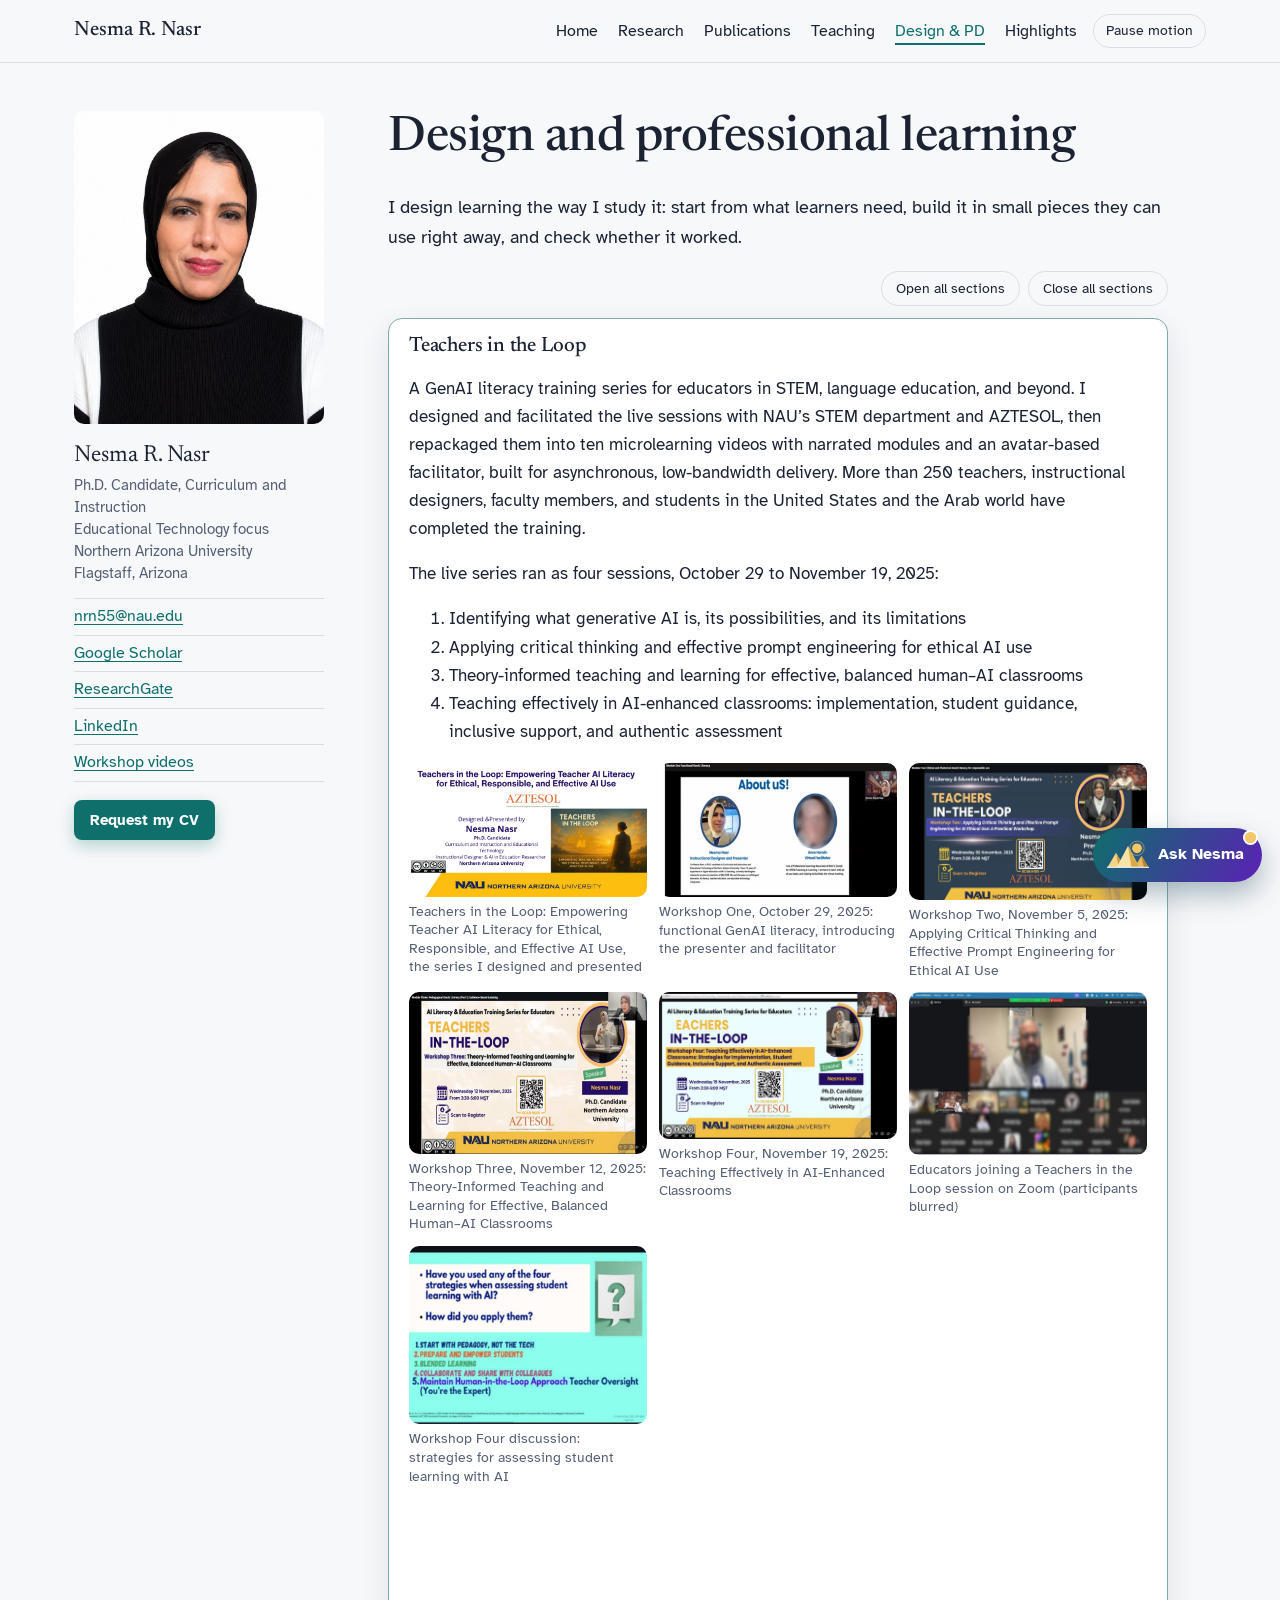
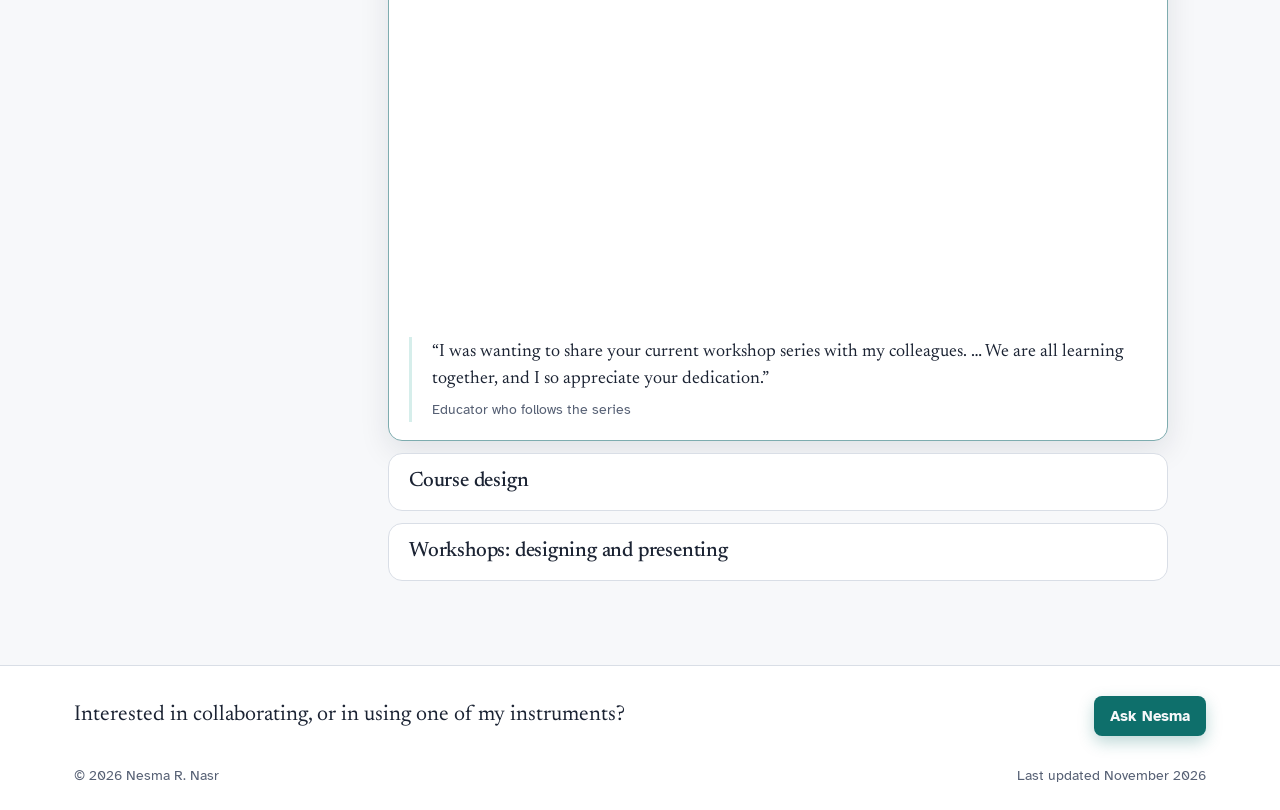
<file: design.html>
<!DOCTYPE html>
<html lang="en">
<head>
  <meta charset="utf-8">
  <meta name="viewport" content="width=device-width, initial-scale=1">
  <title>Design and professional learning – Nesma R. Nasr</title>
  <meta name="description" content="Nesma R. Nasr studies AI literacy, critical thinking, and the design of AI-enhanced professional learning for educators.">
  <meta property="og:title" content="Design and professional learning – Nesma R. Nasr">
  <meta property="og:description" content="Nesma R. Nasr studies AI literacy, critical thinking, and the design of AI-enhanced professional learning for educators.">
  <meta property="og:image" content="https://nesman91.github.io/images/profile.jpg">
  <link rel="icon" href="images/favicon.svg" type="image/svg+xml">
  <link rel="preconnect" href="https://fonts.googleapis.com">
  <link rel="preconnect" href="https://fonts.gstatic.com" crossorigin>
  <link href="https://fonts.googleapis.com/css2?family=Atkinson+Hyperlegible:ital,wght@0,400;0,700;1,400&family=Newsreader:ital,opsz,wght@0,6..72,400;0,6..72,500;0,6..72,600;1,6..72,400&display=swap" rel="stylesheet">
  <link rel="stylesheet" href="css/style.css?v=20261112b">
</head>
<body>
  <a class="skip-link" href="#main">Skip to content</a>

  <header class="site-header">
    <div class="wrap">
      <a class="site-name" href="index.html">Nesma R. Nasr</a>
      <div class="header-tools">
        <button class="motion-toggle" type="button" aria-pressed="false" hidden>Pause motion</button>
        <button class="nav-toggle" aria-expanded="false" aria-controls="site-nav">Menu</button>
      </div>
      <nav class="site-nav" id="site-nav" aria-label="Main">
        <ul>
          <li><a href="index.html">Home</a></li>
          <li><a href="research.html">Research</a></li>
          <li><a href="publications.html">Publications</a></li>
          <li><a href="teaching.html">Teaching</a></li>
          <li><a href="design.html" aria-current="page">Design &amp; PD</a></li>
          <li><a href="highlights.html">Highlights</a></li>
        </ul>
      </nav>
    </div>
    <div class="progress" aria-hidden="true"></div>
  </header>

  <div class="shell">
    <!-- ============ PROFILE SIDEBAR (same on every page) ============
         Your photo: upload a picture named profile.jpg into the images folder.
         Until then, your initials show instead. -->
    <aside class="profile" aria-label="About Nesma">
      <div class="avatar"><img src="images/profile.jpg" alt="Portrait of Nesma R. Nasr"><span class="monogram" aria-hidden="true">NN</span></div>
      <p class="name">Nesma R. Nasr</p>
      <p class="role">Ph.D. Candidate, Curriculum and Instruction<br>Educational Technology focus<br>Northern Arizona University<br>Flagstaff, Arizona</p>
      <ul>
        <li><a href="mailto:nrn55@nau.edu">nrn55@nau.edu</a></li>
        <li><a href="https://scholar.google.com/citations?user=AihzHhYAAAAJ&amp;hl=en">Google Scholar</a></li>
        <li><a href="https://www.researchgate.net/profile/Nesma-Nasr-3">ResearchGate</a></li>
        <li><a href="https://www.linkedin.com/in/nesma-nasr-783b58266/">LinkedIn</a></li>
        <li><a href="https://youtube.com/playlist?list=PLr469VyPQPz77XELISCDWrb53QFtSRKE9">Workshop videos</a></li>
      </ul>
      <button class="button" type="button" data-assistant-open="cv">Request my CV</button>
    </aside>

    <main class="content" id="main">
      <h1>Design and professional learning</h1>
      <p class="lede">I design learning the way I study it: start from what learners need, build it in small pieces they can use right away, and check whether it worked.</p>

            <p class="acc-tools"><button type="button" data-acc="open">Open all sections</button><button type="button" data-acc="close">Close all sections</button></p>
<details class="acc" id="teachers-in-the-loop" open data-reveal>
        <summary><h2>Teachers in the Loop</h2></summary>
        <div class="acc-body">
        <p>A GenAI literacy training series for educators in STEM, language education, and beyond. I designed and facilitated the live sessions with NAU’s STEM department and AZTESOL, then repackaged them into ten microlearning videos with narrated modules and an avatar-based facilitator, built for asynchronous, low-bandwidth delivery. More than 250 teachers, instructional designers, faculty members, and students in the United States and the Arab world have completed the training.</p>
        <p>The live series ran as four sessions, October 29 to November 19, 2025:</p>
        <ol>
          <li>Identifying what generative AI is, its possibilities, and its limitations</li>
          <li>Applying critical thinking and effective prompt engineering for ethical AI use</li>
          <li>Theory-informed teaching and learning for effective, balanced human–AI classrooms</li>
          <li>Teaching effectively in AI-enhanced classrooms: implementation, student guidance, inclusive support, and authentic assessment</li>
        </ol>
        <!-- PHOTO SPACES: upload pictures with these exact file names. Empty spaces stay hidden. -->
        <div class="photo-row">
          <figure class="photo"><img src="images/highlights/teachers-loop-2025-1.jpg" alt="Teachers in the Loop. Teachers in the Loop: Empowering Teacher AI Literacy for Ethical, Responsible, and Effective AI Use, the series I designed and presented" loading="lazy"><figcaption>Teachers in the Loop: Empowering Teacher AI Literacy for Ethical, Responsible, and Effective AI Use, the series I designed and presented</figcaption></figure>
          <figure class="photo"><img src="images/highlights/teachers-loop-2025-2.jpg" alt="Teachers in the Loop. Workshop One, October 29, 2025: functional GenAI literacy, introducing the presenter and facilitator" loading="lazy"><figcaption>Workshop One, October 29, 2025: functional GenAI literacy, introducing the presenter and facilitator</figcaption></figure>
          <figure class="photo"><img src="images/highlights/teachers-loop-2025-3.jpg" alt="Teachers in the Loop. Workshop Two, November 5, 2025: Applying Critical Thinking and Effective Prompt Engineering for Ethical AI Use" loading="lazy"><figcaption>Workshop Two, November 5, 2025: Applying Critical Thinking and Effective Prompt Engineering for Ethical AI Use</figcaption></figure>
          <figure class="photo"><img src="images/highlights/teachers-loop-2025-4.jpg" alt="Teachers in the Loop. Workshop Three, November 12, 2025: Theory-Informed Teaching and Learning for Effective, Balanced Human–AI Classrooms" loading="lazy"><figcaption>Workshop Three, November 12, 2025: Theory-Informed Teaching and Learning for Effective, Balanced Human–AI Classrooms</figcaption></figure>
          <figure class="photo"><img src="images/highlights/teachers-loop-2025-5.jpg" alt="Teachers in the Loop. Workshop Four, November 19, 2025: Teaching Effectively in AI-Enhanced Classrooms" loading="lazy"><figcaption>Workshop Four, November 19, 2025: Teaching Effectively in AI-Enhanced Classrooms</figcaption></figure>
          <figure class="photo"><img src="images/highlights/teachers-loop-2025-6.jpg" alt="Teachers in the Loop. Educators joining a Teachers in the Loop session on Zoom (participants blurred)" loading="lazy"><figcaption>Educators joining a Teachers in the Loop session on Zoom (participants blurred)</figcaption></figure>
          <figure class="photo"><img src="images/highlights/teachers-loop-2025-7.jpg" alt="Teachers in the Loop. Workshop Four discussion: strategies for assessing student learning with AI" loading="lazy"><figcaption>Workshop Four discussion: strategies for assessing student learning with AI</figcaption></figure>
        </div>
        <!-- The video player below shows the whole YouTube playlist. -->
        <div class="video">
          <iframe src="https://www.youtube-nocookie.com/embed/videoseries?list=PLr469VyPQPz77XELISCDWrb53QFtSRKE9" title="Teachers in the Loop workshop recordings" loading="lazy" allow="accelerometer; encrypted-media; gyroscope; picture-in-picture" allowfullscreen></iframe>
        </div>
        <blockquote>“I was wanting to share your current workshop series with my colleagues. … We are all learning together, and I so appreciate your dedication.”<footer>Educator who follows the series</footer></blockquote>
      </div>
      </details>

      <details class="acc" id="course-design" data-reveal>
        <summary><h2>Course design</h2></summary>
        <div class="acc-body">
        <p><strong>ETC 599, Contemporary Developments.</strong> A four-module sequence that mirrors my AI literacy framework, moving in order from functional literacy to ethical and rhetorical literacy, then to two modules of pedagogical literacy. <a href="https://nesman91.github.io/ETC599-Website/">Visit the course website</a>.</p>
        <p><strong>ETC 635, Technology Planning and Professional Development.</strong> A project-based course in which each student designs one GenAI-enhanced course through ideation, planning, content development, finalization, and peer review.</p>
        <p><strong>BME 210, Foundations of Multicultural Education.</strong> A course site organized around identity, belonging, and critical AI use. <a href="https://nesman91.github.io/BME210/">Visit the course website</a>.</p>
        <p><strong>Generative Artificial Intelligence and Data Analysis.</strong> A new online course I designed for NAU’s Educational Technology program.</p>
        <!-- PHOTO SPACES: upload pictures with these exact file names. Empty spaces stay hidden. -->
        <div class="photo-row">
          <figure class="photo"><img src="images/research/course-design-1.jpg" alt="A screenshot of the ETC 599 course design" loading="lazy"><figcaption>ETC 599 course design</figcaption></figure>
          <figure class="photo"><img src="images/research/course-design-2.jpg" alt="A screenshot of the ETC 635 course design" loading="lazy"><figcaption>ETC 635 course design</figcaption></figure>
        </div>
      </div>
      </details>

      <details class="acc" id="workshops" data-reveal>
        <summary><h2>Workshops: designing and presenting</h2></summary>
        <div class="acc-body">
        <!-- PHOTO SPACES: upload pictures with these exact file names. Empty spaces stay hidden. -->
        <div class="photo-row">
          <figure class="photo"><img src="images/highlights/aect-2026-1.jpg" alt="Nesma co-facilitating From Awareness to Action at AECT 2026" loading="lazy"><figcaption>From Awareness to Action workshop, AECT 2026, Chicago</figcaption></figure>
          <figure class="photo"><img src="images/highlights/ignite-2026-1.jpg" alt="Nesma and a colleague with the IGNITE-STEM opening slide" loading="lazy"><figcaption>AI for STEM Education workshop, Tuba City, October 2026</figcaption></figure>
          <figure class="photo"><img src="images/highlights/teachers-loop-2025-1.jpg" alt="Title slide of the Teachers in the Loop series" loading="lazy"><figcaption>Teachers in the Loop series, 2025</figcaption></figure>
        </div>
        <h3>2026</h3>
        <ul class="pubs">
          <li><span class="me">Nasr, N. R.</span> (2026, October 17). <em>AI for STEM education: AI as a collaborative partner, innovation, and subject of inquiry and critique.</em> Workshop facilitator and presenter, IGNITE-STEM Co-Design Series, Tuba City Unified School District Gifted Education Program, Tuba City, Arizona. Funded by the National Science Foundation, FINDERS Foundry Planning Grant (Award #2627892; PI: Anne K. Hamlin; Co-PI: Sean M. Ryan), Northern Arizona University. <a href="highlights.html#ignite-2026">Photos</a></li>
          <li>Dolowitz, A., Berry, C., <span class="me">Nasr, N. R.</span>, &amp; Reese, R. (2026, November 3). <em>From awareness to action: The universal bridge for critical and accessible AI implementation</em> [Workshop]. AECT International Convention, Chicago, IL. <a href="highlights.html#aect-2026">Photos</a></li>
          <li><span class="me">Nasr, N. R.</span> (2026, May 12). <em>From passive users to critical thinkers: The Practical Inquiry cognitive presence framework for ethical AI use</em> [Invited presentation]. Reimagining PedAIgogy Incubator Series: Research, Policy &amp; Frameworks Show &amp; Share, virtual.</li>
        </ul>
        <h3 id="teachers-in-the-loop-list">2025: Teachers in the Loop series (educators in STEM, language education, and beyond)</h3>
        <ul class="pubs">
          <li><span class="me">Nasr, N. R.</span> (2025, December 17). <em>GenAI for enhancing lesson planning and language activities using rhetorical literacy</em> [Workshop]. AZTESOL Virtual Professional Development Series.</li>
          <li><span class="me">Nasr, N. R.</span> (2025, October 29 – November 19). <em>Teachers in the Loop: GenAI literacy and education training series for educators. Empowering teachers’ AI literacy for ethical, responsible, and effective AI use</em> [Workshop series]. NAU STEM Department and AZTESOL, Flagstaff, AZ. <a href="highlights.html#teachers-loop-2025">Photos</a> · <a href="https://youtube.com/playlist?list=PLr469VyPQPz77XELISCDWrb53QFtSRKE9">Recordings</a></li>
          <li><span class="me">Nasr, N. R.</span> (2025, October 29). <em>Identifying what generative AI is, its possibilities, and its limitations</em> [Workshop]. Teachers in the Loop Series, NAU STEM Department and AZTESOL.</li>
          <li><span class="me">Nasr, N. R.</span> (2025, November 5). <em>Applying critical thinking and effective prompt engineering for ethical AI use: A practical workshop.</em> Teachers in the Loop Series, NAU STEM Department and AZTESOL.</li>
          <li><span class="me">Nasr, N. R.</span> (2025, November 12). <em>Theory-informed teaching and learning for effective, balanced human–AI classrooms</em> [Workshop]. Teachers in the Loop Series, NAU STEM Department and AZTESOL.</li>
          <li><span class="me">Nasr, N. R.</span> (2025, November 19). <em>Teaching effectively in AI-enhanced classrooms: Implementation, student guidance, inclusive support, and authentic assessment</em> [Workshop]. Teachers in the Loop Series, NAU STEM Department and AZTESOL.</li>
          <li><span class="me">Nasr, N. R.</span> (2025, May 14). <em>Think like a scientist: Critical thinking in the age of AI</em> [Invited K–4 classroom workshop]. BASIS Flagstaff, 4th Grade Science Class, Flagstaff, AZ.</li>
          <li><span class="me">Nasr, N. R.</span> (2025, May 8). <em>AI in the classroom: Tools and theories</em> [Workshop]. AECT Learner Engagement Division, virtual.</li>
          <li><span class="me">Nasr, N. R.</span> (2025, April 5). <em>Work smarter, not harder with AI literacy</em> [Workshop]. Lapan Forum Conference, NAU College of Education, Flagstaff, AZ.</li>
        </ul>
      </div>
      </details>
    </main>
  </div>

  <footer class="site-footer">
    <div class="footer-cta">
      <p>Interested in collaborating, or in using one of my instruments?</p>
      <button class="button" type="button" data-assistant-open>Ask Nesma</button>
    </div>
    <div class="wrap">
      <span>&copy; <span data-year>2026</span> Nesma R. Nasr</span>
      <span>Last updated November 2026</span>
    </div>
  </footer>
  <script src="js/site.js?v=20261112b"></script>
  <script src="js/assistant.js?v=20261112b"></script>
</body>
</html>
</file>
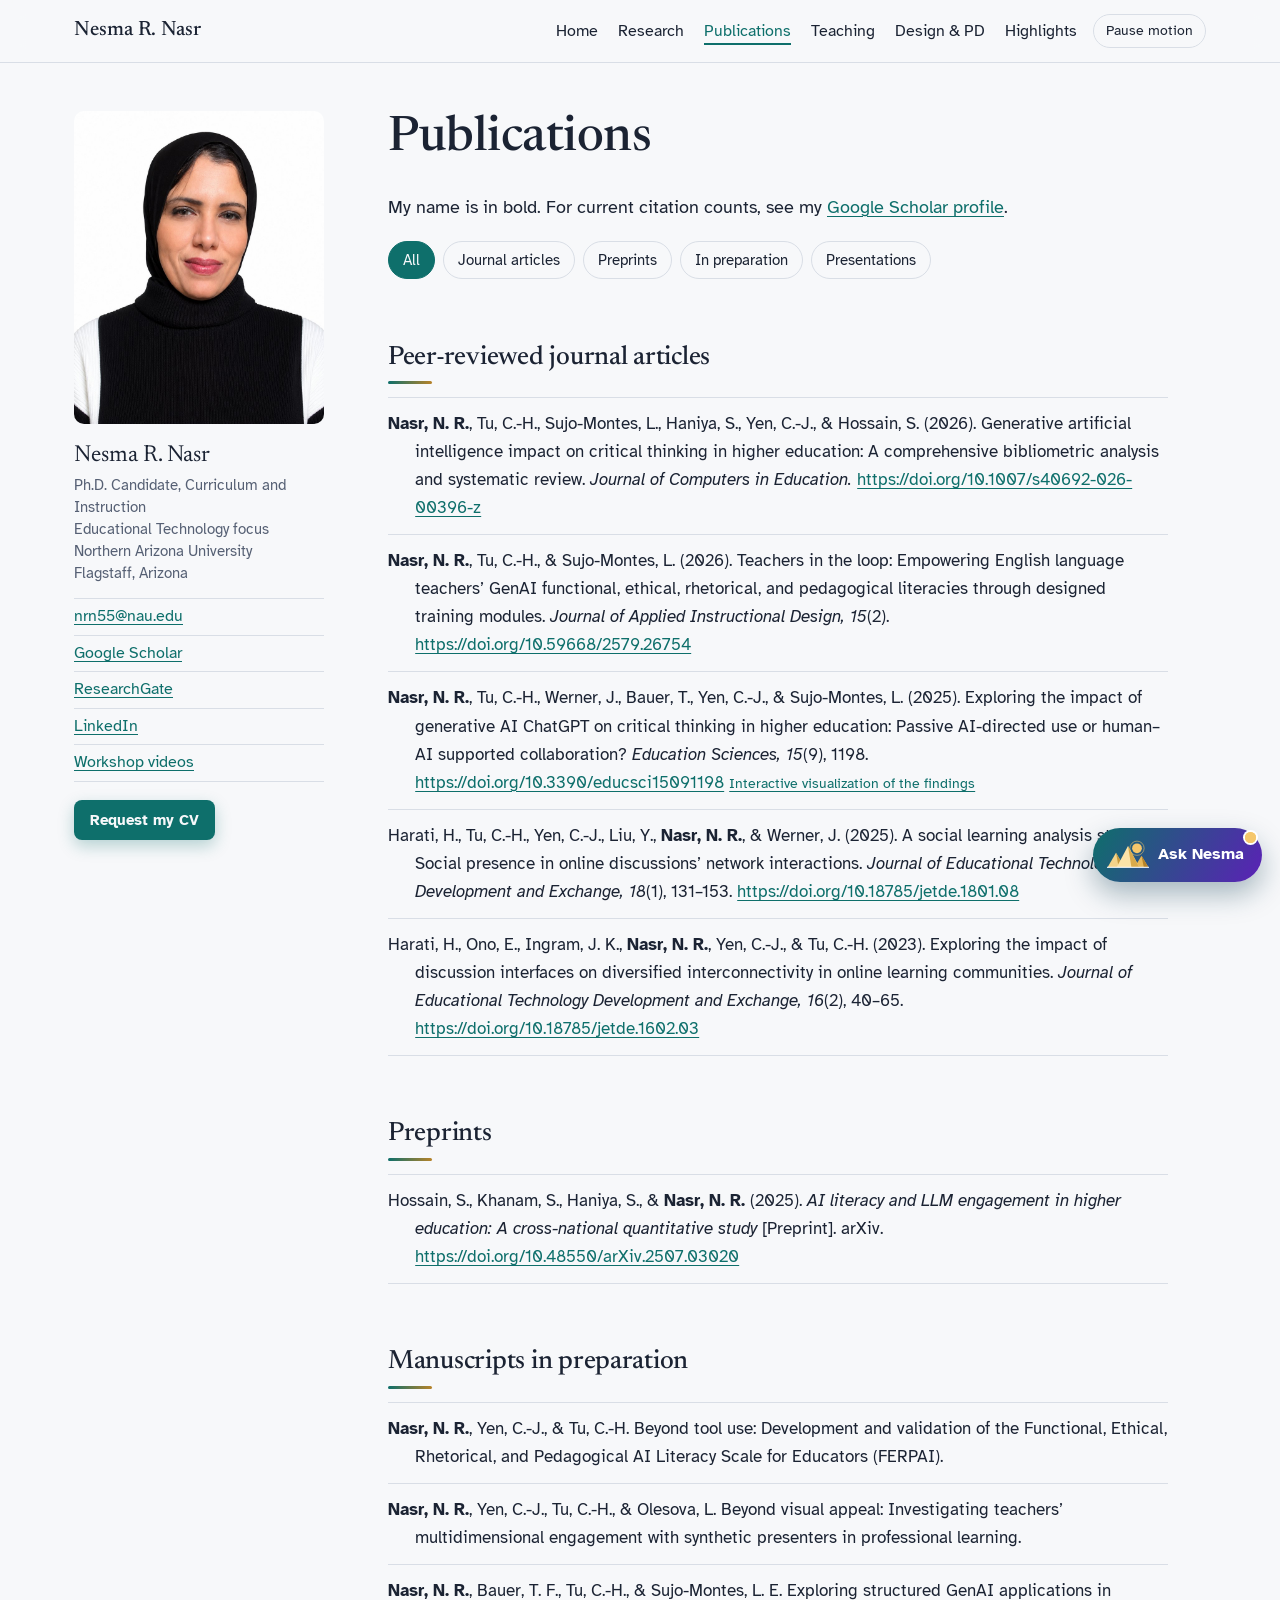
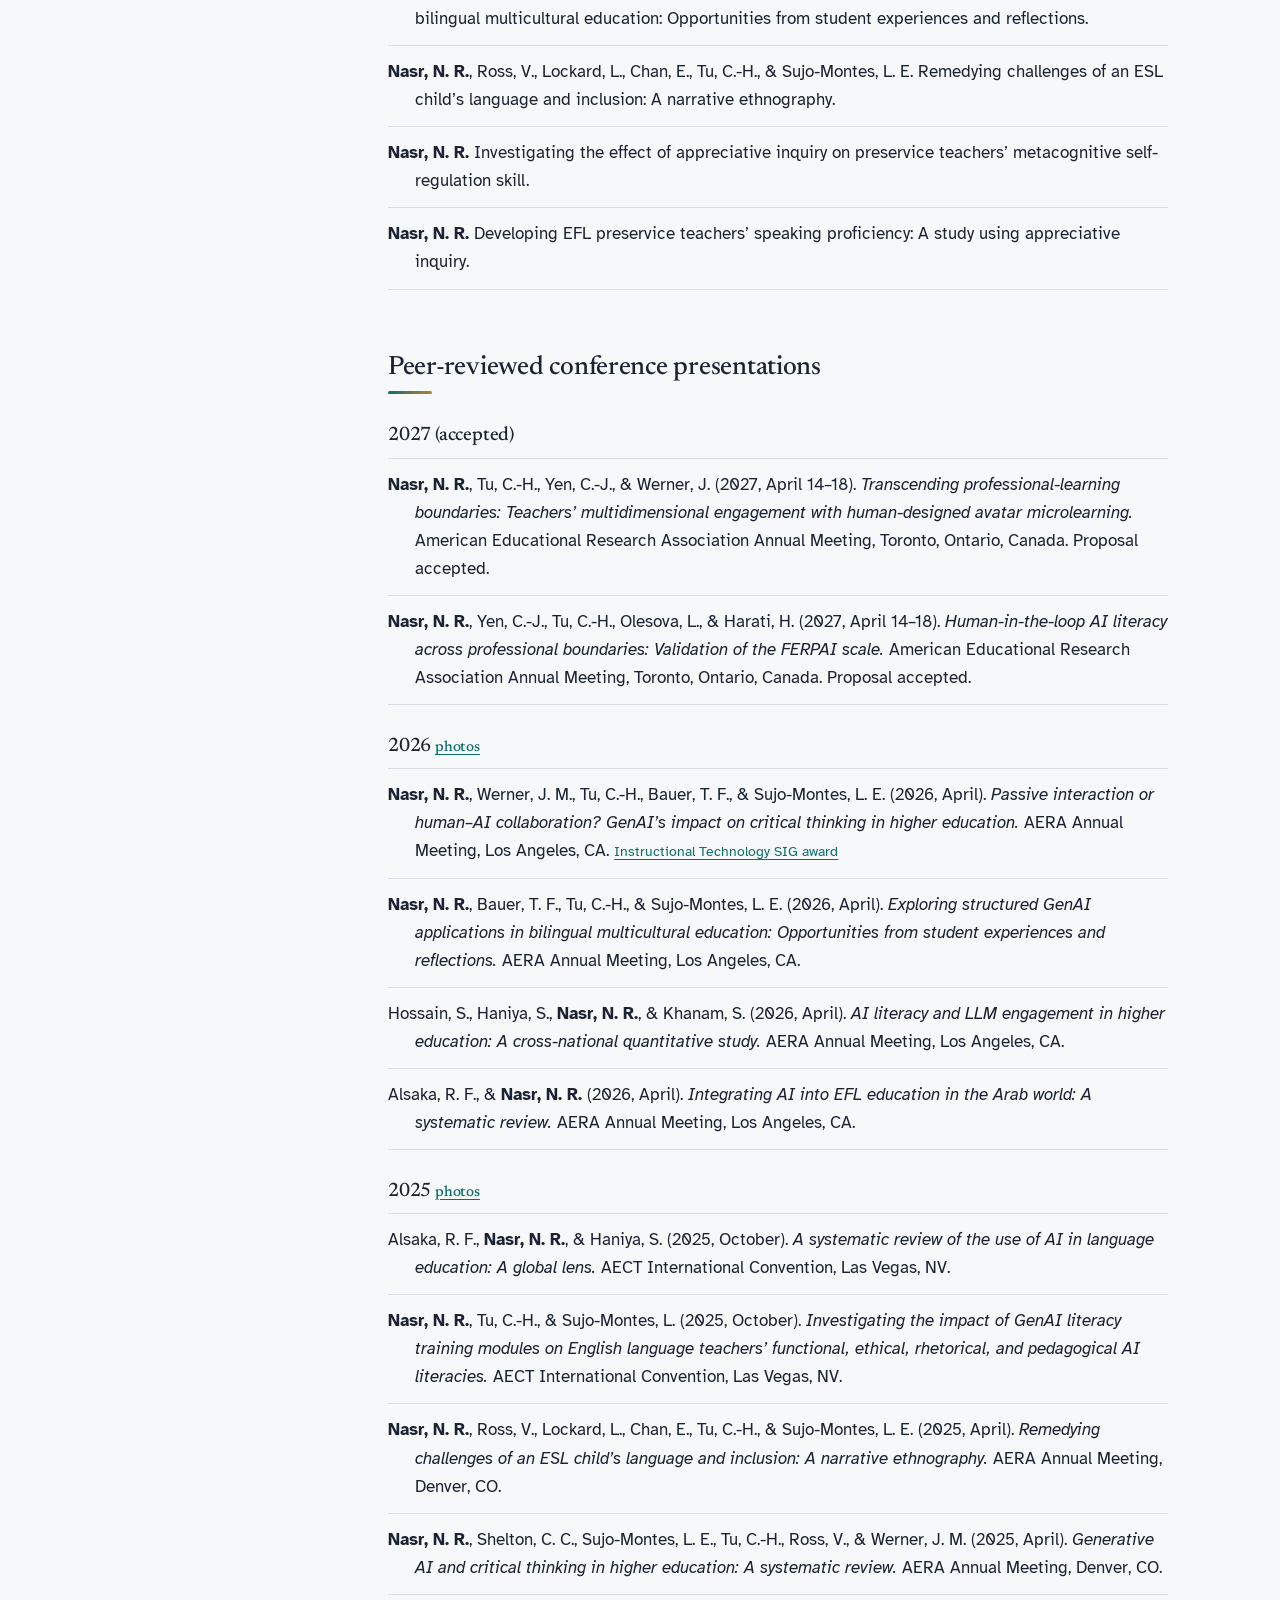
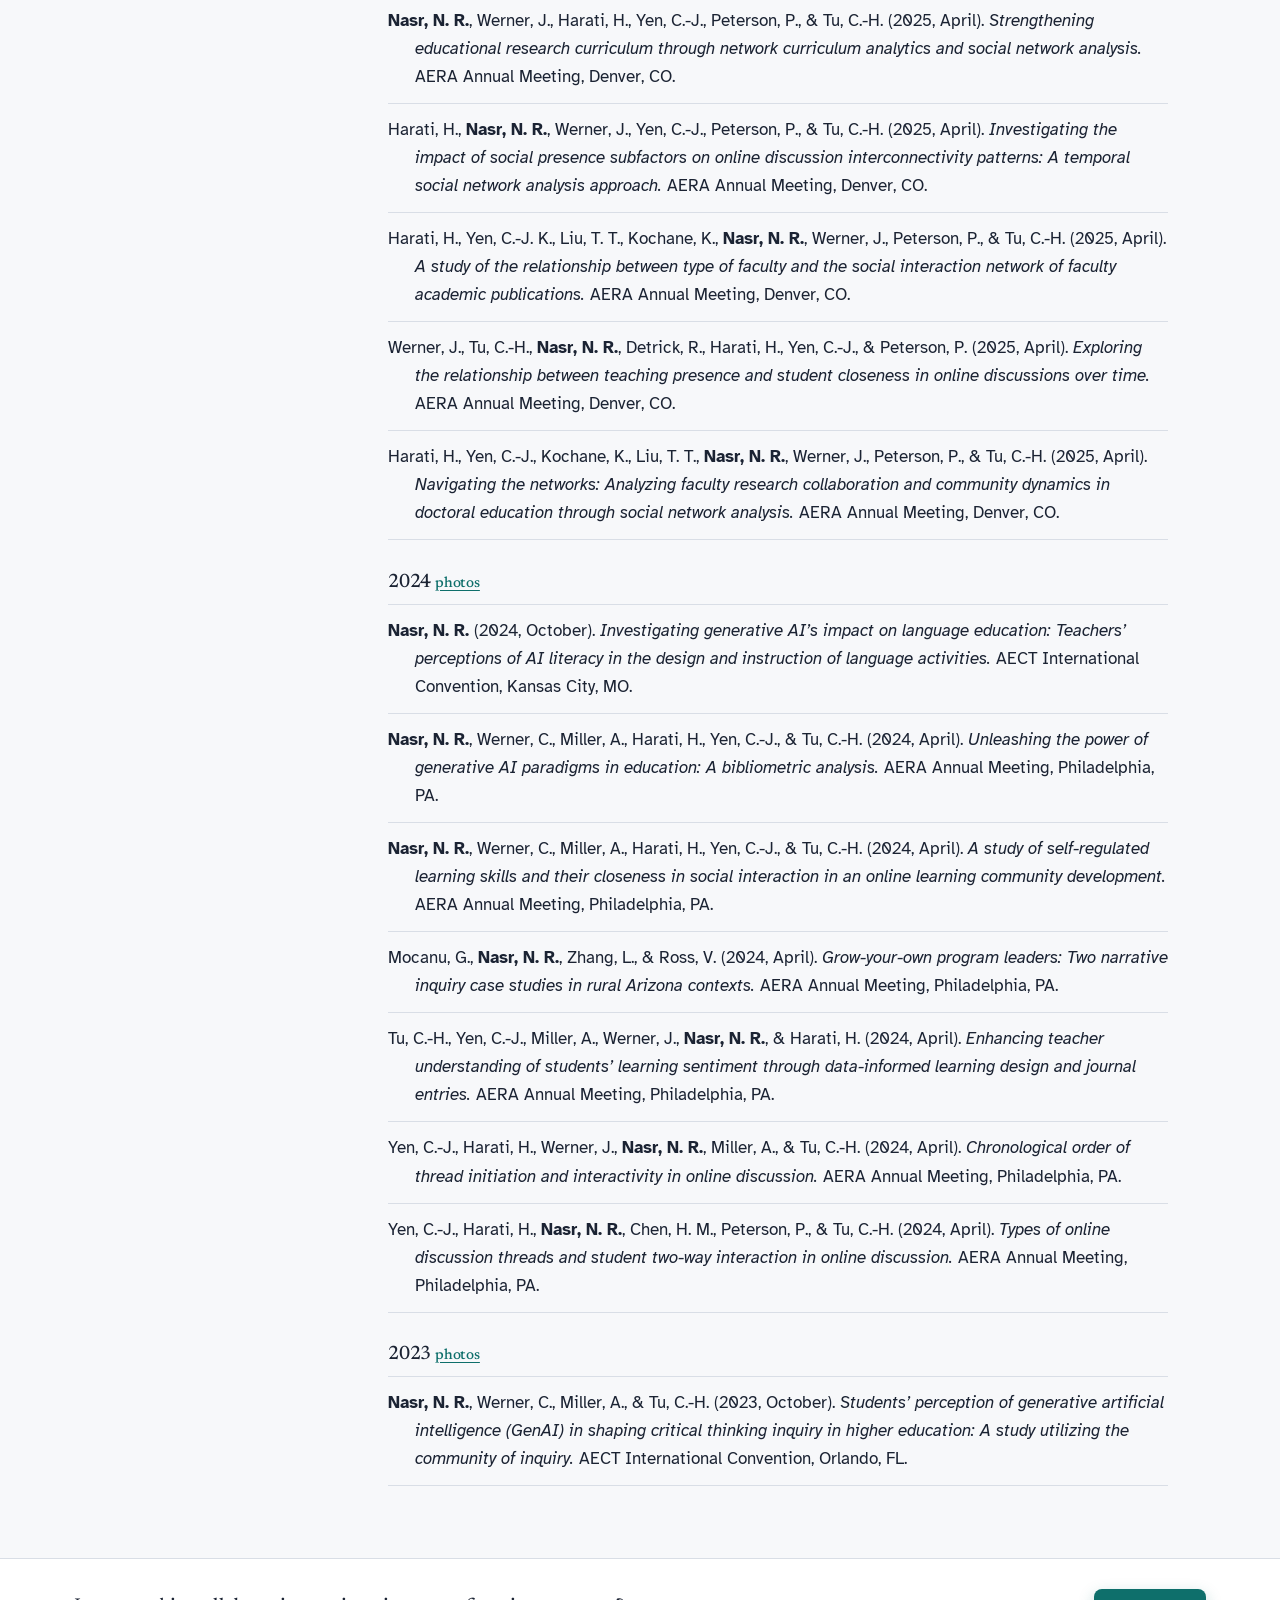
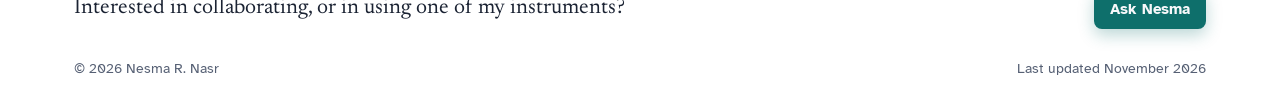
<file: publications.html>
<!DOCTYPE html>
<html lang="en">
<head>
  <meta charset="utf-8">
  <meta name="viewport" content="width=device-width, initial-scale=1">
  <title>Publications – Nesma R. Nasr</title>
  <meta name="description" content="Nesma R. Nasr studies AI literacy, critical thinking, and the design of AI-enhanced professional learning for educators.">
  <meta property="og:title" content="Publications – Nesma R. Nasr">
  <meta property="og:description" content="Nesma R. Nasr studies AI literacy, critical thinking, and the design of AI-enhanced professional learning for educators.">
  <meta property="og:image" content="https://nesman91.github.io/images/profile.jpg">
  <link rel="icon" href="images/favicon.svg" type="image/svg+xml">
  <link rel="preconnect" href="https://fonts.googleapis.com">
  <link rel="preconnect" href="https://fonts.gstatic.com" crossorigin>
  <link href="https://fonts.googleapis.com/css2?family=Atkinson+Hyperlegible:ital,wght@0,400;0,700;1,400&family=Newsreader:ital,opsz,wght@0,6..72,400;0,6..72,500;0,6..72,600;1,6..72,400&display=swap" rel="stylesheet">
  <link rel="stylesheet" href="css/style.css?v=20261112b">
</head>
<body>
  <a class="skip-link" href="#main">Skip to content</a>

  <header class="site-header">
    <div class="wrap">
      <a class="site-name" href="index.html">Nesma R. Nasr</a>
      <div class="header-tools">
        <button class="motion-toggle" type="button" aria-pressed="false" hidden>Pause motion</button>
        <button class="nav-toggle" aria-expanded="false" aria-controls="site-nav">Menu</button>
      </div>
      <nav class="site-nav" id="site-nav" aria-label="Main">
        <ul>
          <li><a href="index.html">Home</a></li>
          <li><a href="research.html">Research</a></li>
          <li><a href="publications.html" aria-current="page">Publications</a></li>
          <li><a href="teaching.html">Teaching</a></li>
          <li><a href="design.html">Design &amp; PD</a></li>
          <li><a href="highlights.html">Highlights</a></li>
        </ul>
      </nav>
    </div>
    <div class="progress" aria-hidden="true"></div>
  </header>

  <div class="shell">
    <!-- ============ PROFILE SIDEBAR (same on every page) ============
         Your photo: upload a picture named profile.jpg into the images folder.
         Until then, your initials show instead. -->
    <aside class="profile" aria-label="About Nesma">
      <div class="avatar"><img src="images/profile.jpg" alt="Portrait of Nesma R. Nasr"><span class="monogram" aria-hidden="true">NN</span></div>
      <p class="name">Nesma R. Nasr</p>
      <p class="role">Ph.D. Candidate, Curriculum and Instruction<br>Educational Technology focus<br>Northern Arizona University<br>Flagstaff, Arizona</p>
      <ul>
        <li><a href="mailto:nrn55@nau.edu">nrn55@nau.edu</a></li>
        <li><a href="https://scholar.google.com/citations?user=AihzHhYAAAAJ&amp;hl=en">Google Scholar</a></li>
        <li><a href="https://www.researchgate.net/profile/Nesma-Nasr-3">ResearchGate</a></li>
        <li><a href="https://www.linkedin.com/in/nesma-nasr-783b58266/">LinkedIn</a></li>
        <li><a href="https://youtube.com/playlist?list=PLr469VyPQPz77XELISCDWrb53QFtSRKE9">Workshop videos</a></li>
      </ul>
      <button class="button" type="button" data-assistant-open="cv">Request my CV</button>
    </aside>

    <main class="content" id="main">
      <h1>Publications</h1>
      <p class="lede">My name is in bold. For current citation counts, see my <a href="https://scholar.google.com/citations?user=AihzHhYAAAAJ&amp;hl=en">Google Scholar profile</a>.</p>

      <div class="filters" role="group" aria-label="Show publications by type" data-target=".pub-group">
        <button type="button" data-show="all" aria-pressed="true">All</button>
        <button type="button" data-show="articles" aria-pressed="false">Journal articles</button>
        <button type="button" data-show="inpress" aria-pressed="false">Preprints</button>
        <button type="button" data-show="prep" aria-pressed="false">In preparation</button>
        <button type="button" data-show="talks" aria-pressed="false">Presentations</button>
      </div>

      <!-- To add a publication: copy one <li> ... </li> line inside the right list and edit it. -->
      <section class="pub-group" data-type="articles" data-reveal>
        <h2>Peer-reviewed journal articles</h2>
        <ul class="pubs">
          <li><span class="me">Nasr, N. R.</span>, Tu, C.-H., Sujo-Montes, L., Haniya, S., Yen, C.-J., &amp; Hossain, S. (2026). Generative artificial intelligence impact on critical thinking in higher education: A comprehensive bibliometric analysis and systematic review. <em>Journal of Computers in Education.</em> <a href="https://doi.org/10.1007/s40692-026-00396-z">https://doi.org/10.1007/s40692-026-00396-z</a></li>
          <li><span class="me">Nasr, N. R.</span>, Tu, C.-H., &amp; Sujo-Montes, L. (2026). Teachers in the loop: Empowering English language teachers’ GenAI functional, ethical, rhetorical, and pedagogical literacies through designed training modules. <em>Journal of Applied Instructional Design, 15</em>(2). <a href="https://doi.org/10.59668/2579.26754">https://doi.org/10.59668/2579.26754</a></li>
          <li><span class="me">Nasr, N. R.</span>, Tu, C.-H., Werner, J., Bauer, T., Yen, C.-J., &amp; Sujo-Montes, L. (2025). Exploring the impact of generative AI ChatGPT on critical thinking in higher education: Passive AI-directed use or human–AI supported collaboration? <em>Education Sciences, 15</em>(9), 1198. <a href="https://doi.org/10.3390/educsci15091198">https://doi.org/10.3390/educsci15091198</a> <span class="note"><a href="https://nesman91.github.io/GenAI-impact-on-Critical-Thinking-/">Interactive visualization of the findings</a></span></li>
          <li>Harati, H., Tu, C.-H., Yen, C.-J., Liu, Y., <span class="me">Nasr, N. R.</span>, &amp; Werner, J. (2025). A social learning analysis study: Social presence in online discussions’ network interactions. <em>Journal of Educational Technology Development and Exchange, 18</em>(1), 131–153. <a href="https://doi.org/10.18785/jetde.1801.08">https://doi.org/10.18785/jetde.1801.08</a></li>
          <li>Harati, H., Ono, E., Ingram, J. K., <span class="me">Nasr, N. R.</span>, Yen, C.-J., &amp; Tu, C.-H. (2023). Exploring the impact of discussion interfaces on diversified interconnectivity in online learning communities. <em>Journal of Educational Technology Development and Exchange, 16</em>(2), 40–65. <a href="https://doi.org/10.18785/jetde.1602.03">https://doi.org/10.18785/jetde.1602.03</a></li>
        </ul>
      </section>

      <section class="pub-group" data-type="inpress" data-reveal>
        <h2>Preprints</h2>
        <ul class="pubs">
          <li>Hossain, S., Khanam, S., Haniya, S., &amp; <span class="me">Nasr, N. R.</span> (2025). <em>AI literacy and LLM engagement in higher education: A cross-national quantitative study</em> [Preprint]. arXiv. <a href="https://doi.org/10.48550/arXiv.2507.03020">https://doi.org/10.48550/arXiv.2507.03020</a></li>
        </ul>
      </section>

      <section class="pub-group" data-type="prep" data-reveal>
        <h2>Manuscripts in preparation</h2>
        <ul class="pubs">
          <li><span class="me">Nasr, N. R.</span>, Yen, C.-J., &amp; Tu, C.-H. Beyond tool use: Development and validation of the Functional, Ethical, Rhetorical, and Pedagogical AI Literacy Scale for Educators (FERPAI).</li>
          <li><span class="me">Nasr, N. R.</span>, Yen, C.-J., Tu, C.-H., &amp; Olesova, L. Beyond visual appeal: Investigating teachers’ multidimensional engagement with synthetic presenters in professional learning.</li>
          <li><span class="me">Nasr, N. R.</span>, Bauer, T. F., Tu, C.-H., &amp; Sujo-Montes, L. E. Exploring structured GenAI applications in bilingual multicultural education: Opportunities from student experiences and reflections.</li>
          <li><span class="me">Nasr, N. R.</span>, Ross, V., Lockard, L., Chan, E., Tu, C.-H., &amp; Sujo-Montes, L. E. Remedying challenges of an ESL child’s language and inclusion: A narrative ethnography.</li>
          <li><span class="me">Nasr, N. R.</span> Investigating the effect of appreciative inquiry on preservice teachers’ metacognitive self-regulation skill.</li>
          <li><span class="me">Nasr, N. R.</span> Developing EFL preservice teachers’ speaking proficiency: A study using appreciative inquiry.</li>
        </ul>
      </section>

      <section class="pub-group" data-type="talks" id="presentations" data-reveal>
        <h2>Peer-reviewed conference presentations</h2>
        <h3 id="talks-2027">2027 (accepted)</h3>
        <ul class="pubs">
          <li><span class="me">Nasr, N. R.</span>, Tu, C.-H., Yen, C.-J., &amp; Werner, J. (2027, April 14–18). <em>Transcending professional-learning boundaries: Teachers’ multidimensional engagement with human-designed avatar microlearning.</em> American Educational Research Association Annual Meeting, Toronto, Ontario, Canada. Proposal accepted.</li>
          <li><span class="me">Nasr, N. R.</span>, Yen, C.-J., Tu, C.-H., Olesova, L., &amp; Harati, H. (2027, April 14–18). <em>Human-in-the-loop AI literacy across professional boundaries: Validation of the FERPAI scale.</em> American Educational Research Association Annual Meeting, Toronto, Ontario, Canada. Proposal accepted.</li>
        </ul>
        <h3 id="talks-2026">2026 <a class="small" href="highlights.html#aera-2026">photos</a></h3>
        <ul class="pubs">
          <li><span class="me">Nasr, N. R.</span>, Werner, J. M., Tu, C.-H., Bauer, T. F., &amp; Sujo-Montes, L. E. (2026, April). <em>Passive interaction or human–AI collaboration? GenAI’s impact on critical thinking in higher education.</em> AERA Annual Meeting, Los Angeles, CA. <span class="note"><a href="highlights.html#aera-award-2026">Instructional Technology SIG award</a></span></li>
          <li><span class="me">Nasr, N. R.</span>, Bauer, T. F., Tu, C.-H., &amp; Sujo-Montes, L. E. (2026, April). <em>Exploring structured GenAI applications in bilingual multicultural education: Opportunities from student experiences and reflections.</em> AERA Annual Meeting, Los Angeles, CA.</li>
          <li>Hossain, S., Haniya, S., <span class="me">Nasr, N. R.</span>, &amp; Khanam, S. (2026, April). <em>AI literacy and LLM engagement in higher education: A cross-national quantitative study.</em> AERA Annual Meeting, Los Angeles, CA.</li>
          <li>Alsaka, R. F., &amp; <span class="me">Nasr, N. R.</span> (2026, April). <em>Integrating AI into EFL education in the Arab world: A systematic review.</em> AERA Annual Meeting, Los Angeles, CA.</li>
        </ul>
        <h3 id="talks-2025">2025 <a class="small" href="highlights.html#aera-2025">photos</a></h3>
        <ul class="pubs">
          <li>Alsaka, R. F., <span class="me">Nasr, N. R.</span>, &amp; Haniya, S. (2025, October). <em>A systematic review of the use of AI in language education: A global lens.</em> AECT International Convention, Las Vegas, NV.</li>
          <li><span class="me">Nasr, N. R.</span>, Tu, C.-H., &amp; Sujo-Montes, L. (2025, October). <em>Investigating the impact of GenAI literacy training modules on English language teachers’ functional, ethical, rhetorical, and pedagogical AI literacies.</em> AECT International Convention, Las Vegas, NV.</li>
          <li><span class="me">Nasr, N. R.</span>, Ross, V., Lockard, L., Chan, E., Tu, C.-H., &amp; Sujo-Montes, L. E. (2025, April). <em>Remedying challenges of an ESL child’s language and inclusion: A narrative ethnography.</em> AERA Annual Meeting, Denver, CO.</li>
          <li><span class="me">Nasr, N. R.</span>, Shelton, C. C., Sujo-Montes, L. E., Tu, C.-H., Ross, V., &amp; Werner, J. M. (2025, April). <em>Generative AI and critical thinking in higher education: A systematic review.</em> AERA Annual Meeting, Denver, CO.</li>
          <li><span class="me">Nasr, N. R.</span>, Werner, J., Harati, H., Yen, C.-J., Peterson, P., &amp; Tu, C.-H. (2025, April). <em>Strengthening educational research curriculum through network curriculum analytics and social network analysis.</em> AERA Annual Meeting, Denver, CO.</li>
          <li>Harati, H., <span class="me">Nasr, N. R.</span>, Werner, J., Yen, C.-J., Peterson, P., &amp; Tu, C.-H. (2025, April). <em>Investigating the impact of social presence subfactors on online discussion interconnectivity patterns: A temporal social network analysis approach.</em> AERA Annual Meeting, Denver, CO.</li>
          <li>Harati, H., Yen, C.-J. K., Liu, T. T., Kochane, K., <span class="me">Nasr, N. R.</span>, Werner, J., Peterson, P., &amp; Tu, C.-H. (2025, April). <em>A study of the relationship between type of faculty and the social interaction network of faculty academic publications.</em> AERA Annual Meeting, Denver, CO.</li>
          <li>Werner, J., Tu, C.-H., <span class="me">Nasr, N. R.</span>, Detrick, R., Harati, H., Yen, C.-J., &amp; Peterson, P. (2025, April). <em>Exploring the relationship between teaching presence and student closeness in online discussions over time.</em> AERA Annual Meeting, Denver, CO.</li>
          <li>Harati, H., Yen, C.-J., Kochane, K., Liu, T. T., <span class="me">Nasr, N. R.</span>, Werner, J., Peterson, P., &amp; Tu, C.-H. (2025, April). <em>Navigating the networks: Analyzing faculty research collaboration and community dynamics in doctoral education through social network analysis.</em> AERA Annual Meeting, Denver, CO.</li>
        </ul>
        <h3 id="talks-2024">2024 <a class="small" href="highlights.html#aera-2024">photos</a></h3>
        <ul class="pubs">
          <li><span class="me">Nasr, N. R.</span> (2024, October). <em>Investigating generative AI’s impact on language education: Teachers’ perceptions of AI literacy in the design and instruction of language activities.</em> AECT International Convention, Kansas City, MO.</li>
          <li><span class="me">Nasr, N. R.</span>, Werner, C., Miller, A., Harati, H., Yen, C.-J., &amp; Tu, C.-H. (2024, April). <em>Unleashing the power of generative AI paradigms in education: A bibliometric analysis.</em> AERA Annual Meeting, Philadelphia, PA.</li>
          <li><span class="me">Nasr, N. R.</span>, Werner, C., Miller, A., Harati, H., Yen, C.-J., &amp; Tu, C.-H. (2024, April). <em>A study of self-regulated learning skills and their closeness in social interaction in an online learning community development.</em> AERA Annual Meeting, Philadelphia, PA.</li>
          <li>Mocanu, G., <span class="me">Nasr, N. R.</span>, Zhang, L., &amp; Ross, V. (2024, April). <em>Grow-your-own program leaders: Two narrative inquiry case studies in rural Arizona contexts.</em> AERA Annual Meeting, Philadelphia, PA.</li>
          <li>Tu, C.-H., Yen, C.-J., Miller, A., Werner, J., <span class="me">Nasr, N. R.</span>, &amp; Harati, H. (2024, April). <em>Enhancing teacher understanding of students’ learning sentiment through data-informed learning design and journal entries.</em> AERA Annual Meeting, Philadelphia, PA.</li>
          <li>Yen, C.-J., Harati, H., Werner, J., <span class="me">Nasr, N. R.</span>, Miller, A., &amp; Tu, C.-H. (2024, April). <em>Chronological order of thread initiation and interactivity in online discussion.</em> AERA Annual Meeting, Philadelphia, PA.</li>
          <li>Yen, C.-J., Harati, H., <span class="me">Nasr, N. R.</span>, Chen, H. M., Peterson, P., &amp; Tu, C.-H. (2024, April). <em>Types of online discussion threads and student two-way interaction in online discussion.</em> AERA Annual Meeting, Philadelphia, PA.</li>
        </ul>
        <h3 id="talks-2023">2023 <a class="small" href="highlights.html#aect-2023">photos</a></h3>
        <ul class="pubs">
          <li><span class="me">Nasr, N. R.</span>, Werner, C., Miller, A., &amp; Tu, C.-H. (2023, October). <em>Students’ perception of generative artificial intelligence (GenAI) in shaping critical thinking inquiry in higher education: A study utilizing the community of inquiry.</em> AECT International Convention, Orlando, FL.</li>
        </ul>
      </section>
    </main>
  </div>

  <footer class="site-footer">
    <div class="footer-cta">
      <p>Interested in collaborating, or in using one of my instruments?</p>
      <button class="button" type="button" data-assistant-open>Ask Nesma</button>
    </div>
    <div class="wrap">
      <span>&copy; <span data-year>2026</span> Nesma R. Nasr</span>
      <span>Last updated November 2026</span>
    </div>
  </footer>
  <script src="js/site.js?v=20261112b"></script>
  <script src="js/assistant.js?v=20261112b"></script>
</body>
</html>
</file>
<file: css/style.css>
/* =========================================================
   Nesma R. Nasr — personal academic website
   Colors and fonts live in the :root block below.
   ========================================================= */

:root {
  --paper: #F7F8FA;      /* page background */
  --surface: #FFFFFF;    /* sidebar and table backgrounds */
  --ink: #1B2333;        /* main text */
  --muted: #566074;      /* secondary text */
  --teal: #0E6F6B;       /* accent: faience turquoise */
  --teal-soft: #D6EEEB;  /* light accent wash */
  --gold: #B7832A;       /* the moving dot on the loop and small highlights */
  --line: #D9DEE6;       /* hairlines and borders */

  --serif: "Newsreader", Georgia, "Times New Roman", serif;
  --sans: "Atkinson Hyperlegible", "Segoe UI", system-ui, sans-serif;

  --radius: 10px;
  --ease: cubic-bezier(.2, .7, .2, 1);
}

@media (prefers-color-scheme: dark) {
  :root {
    --paper: #10161F; --surface: #151D29; --ink: #E7EBF1; --muted: #9AA6B8;
    --teal: #5CC6BD; --teal-soft: #17322F; --gold: #E0B25A; --line: #273142;
  }
}

/* ---------- Base ---------- */
*, *::before, *::after { box-sizing: border-box; }
html { -webkit-text-size-adjust: 100%; scroll-behavior: smooth; }
@media (prefers-reduced-motion: reduce) { html { scroll-behavior: auto; } }
body {
  margin: 0; background: var(--paper); color: var(--ink);
  font-family: var(--sans); font-size: 1.0625rem; line-height: 1.65;
}
img { max-width: 100%; display: block; }
a { color: var(--teal); text-underline-offset: 3px; text-decoration-thickness: 1px; }
a:hover { text-decoration-thickness: 2px; }
:focus-visible { outline: 3px solid var(--teal); outline-offset: 3px; border-radius: 4px; }

h1, h2, h3 { font-family: var(--serif); font-weight: 500; line-height: 1.15; letter-spacing: -0.01em; margin: 0 0 0.5em; }
h1 { font-size: clamp(2rem, 4.2vw, 3.05rem); }
h2 { font-size: 1.65rem; margin-top: 2.4em; }
h3 { font-size: 1.22rem; margin-top: 1.6em; }
p, ul, ol { margin: 0 0 1em; }
.muted { color: var(--muted); }
.small { font-size: 0.92rem; }
.lede { font-size: 1.15rem; }

.skip-link { position: absolute; left: -999px; top: 8px; background: var(--ink); color: var(--paper); padding: 8px 14px; border-radius: 6px; z-index: 30; }
.skip-link:focus { left: 12px; }

/* ---------- Header ---------- */
.site-header { border-bottom: 1px solid var(--line); background: var(--paper); position: sticky; top: 0; z-index: 20; transition: box-shadow .3s var(--ease); }
.site-header.scrolled { box-shadow: 0 8px 24px rgba(15, 30, 50, 0.08); }
.site-header .wrap { max-width: 1180px; margin: 0 auto; padding: 14px 24px; display: flex; align-items: center; justify-content: space-between; gap: 16px; }
.site-name { font-family: var(--serif); font-size: 1.3rem; font-weight: 500; color: var(--ink); text-decoration: none; }
.nav-toggle { display: none; background: none; border: 1px solid var(--line); color: var(--ink); font: inherit; font-size: 0.95rem; padding: 6px 12px; border-radius: 8px; cursor: pointer; }
.site-nav ul { list-style: none; display: flex; gap: 20px; margin: 0; padding: 0; }
.site-nav a { color: var(--ink); text-decoration: none; font-size: 0.97rem; padding: 4px 0; background: linear-gradient(var(--teal), var(--teal)) left bottom / 0 2px no-repeat; transition: background-size .3s var(--ease); }
.site-nav a:hover { background-size: 100% 2px; }
.site-nav a[aria-current="page"] { color: var(--teal); background-size: 100% 2px; }

/* ---------- Two-column shell ---------- */
.shell { max-width: 1180px; margin: 0 auto; padding: 48px 24px 72px; display: grid; grid-template-columns: 250px minmax(0, 1fr); gap: 64px; }
.content { max-width: 780px; min-width: 0; }
.content > :first-child { margin-top: 0; }

/* ---------- Profile sidebar ---------- */
.profile { position: sticky; top: 96px; align-self: start; }
.avatar { position: relative; aspect-ratio: 4 / 5; border-radius: var(--radius); overflow: hidden; background: var(--teal-soft); }
.avatar img { width: 100%; height: 100%; object-fit: cover; }
.avatar .monogram { position: absolute; inset: 0; display: none; place-items: center; font-family: var(--serif); font-size: 4rem; color: var(--teal); }
.avatar.missing img { display: none; }
.avatar.missing .monogram { display: grid; }
.profile .name { font-family: var(--serif); font-size: 1.45rem; line-height: 1.2; margin: 18px 0 4px; }
.profile .role { color: var(--muted); font-size: 0.95rem; line-height: 1.45; margin: 0 0 14px; }
.profile ul { list-style: none; padding: 0; margin: 0 0 18px; font-size: 0.97rem; }
.profile li { padding: 5px 0; border-top: 1px solid var(--line); }
.profile li:last-child { border-bottom: 1px solid var(--line); }
.button { display: inline-block; background: var(--teal); color: var(--paper); text-decoration: none; padding: 9px 16px; border-radius: 8px; font-weight: 700; font-size: 0.95rem; transition: transform .2s var(--ease), filter .2s; }
.button:hover { filter: brightness(1.08); transform: translateY(-1px); }

/* ---------- Home hero ---------- */
.hero-text h1 { max-width: 24ch; font-size: clamp(1.9rem, 3.6vw, 2.6rem); margin-bottom: 0.35em; }
.hero-text .lede { color: var(--muted); max-width: 52ch; font-size: 1.18rem; }
@media (prefers-reduced-motion: no-preference) {
  .motion .hero-text h1 { animation: rise .8s var(--ease) both; }
  .motion .hero-text .lede { animation: rise .8s var(--ease) .15s both; }
}
@keyframes rise { from { opacity: 0; transform: translateY(18px); } to { opacity: 1; transform: none; } }
@keyframes appear { to { opacity: 1; } }

/* ---------- Animated models ---------- */
.frameworks { margin-top: 26px; }
.frameworks h2 { margin-top: 0; }
.fw-tabs { display: flex; flex-wrap: wrap; gap: 10px; margin: 14px 0 20px; }
.fw-tabs button {
  font: inherit; font-weight: 700; font-size: 0.94rem; text-align: left; color: var(--ink); cursor: pointer;
  background: var(--surface); border: 1px solid var(--line); border-radius: 12px; padding: 8px 13px;
  transition: border-color .2s, box-shadow .2s, transform .2s var(--ease);
}
.fw-tabs button span { display: block; font-weight: 400; font-size: 0.8rem; color: var(--muted); }
.fw-tabs button:hover { transform: translateY(-1px); border-color: var(--teal); }
.fw-tabs button[aria-selected="true"] { border-color: var(--teal); box-shadow: inset 0 0 0 1px var(--teal); }
.fw-panel[hidden] { display: none; }
.motion .fw-panel { animation: rise .5s var(--ease) both; }

.model { display: grid; grid-template-columns: minmax(0, 1.5fr) minmax(0, 1fr); gap: 24px; align-items: center; margin: 18px 0 28px; }
.model-figure svg { width: 100%; height: auto; overflow: visible; display: block; }
.model-steps { display: flex; flex-wrap: wrap; gap: 6px; list-style: none; padding: 0; margin: 0 0 10px; }
.model-steps button { font: inherit; font-size: 0.88rem; border: 1px solid var(--line); background: transparent; color: var(--ink); border-radius: 999px; padding: 4px 12px; cursor: pointer; transition: background-color .25s, color .25s, border-color .25s; }
.model-steps button:hover { border-color: var(--teal); }
.model-steps button[aria-selected="true"] { background: var(--teal); border-color: var(--teal); color: var(--paper); }
.model-timer { height: 3px; background: var(--line); border-radius: 2px; overflow: hidden; margin: 0 0 14px; }
.model-timer span { display: block; height: 100%; width: 0; background: var(--gold); }
.model-timer.run span { animation: timer var(--dur, 5000ms) linear forwards; }
.model.paused .model-timer span { animation-play-state: paused; }
@keyframes timer { to { width: 100%; } }
.model-detail article[hidden] { display: none; }
.motion .model-detail article { animation: rise .45s var(--ease) both; }
.model-detail h3 { margin: 0 0 4px; font-size: 1.3rem; }
.model-detail .role { color: var(--muted); font-style: italic; margin: 0 0 8px; }
.model-detail ul { padding-left: 1.1em; margin: 0 0 8px; }
.model-detail li { margin-bottom: 3px; }
.model-detail .next { color: var(--teal); font-size: 0.95rem; margin: 6px 0 0; }
.model-caption { grid-column: 1 / -1; font-size: 0.9rem; color: var(--muted); margin: 0; }
.model-links { display: inline-flex; flex-wrap: wrap; gap: 4px 16px; margin-left: 4px; }
svg .step { cursor: pointer; }

/* Model 1: Human-in-the-Loop inquiry model */
.model-hitl .m-wedge { fill: transparent; transition: fill .5s var(--ease); }
.model-hitl .step.is-active .m-wedge { fill: var(--teal-soft); }
.model-hitl .m-arc { fill: none; stroke: var(--ink); stroke-width: 4; stroke-dasharray: 11 9; transition: stroke .4s; }
.model-hitl .m-arc-head { fill: var(--ink); transition: fill .4s; }
.model-hitl .step.is-active .m-arc { stroke: var(--teal); stroke-width: 5; }
.model-hitl .step.is-active .m-arc-head { fill: var(--teal); }
.model-hitl .m-axis { stroke: var(--ink); stroke-width: 3; }
.model-hitl .m-axis-head { fill: var(--ink); }
.model-hitl .m-center-bg { fill: var(--paper); }
.model-hitl .m-center { fill: var(--ink); font-family: var(--sans); font-weight: 700; font-size: 17px; letter-spacing: .02em; text-anchor: middle; }
.model-hitl .m-card { fill: var(--ink); font-family: var(--sans); font-weight: 700; font-size: 18px; text-anchor: middle; }
.model-hitl .m-cardsub { fill: var(--muted); font-family: var(--sans); font-size: 16px; text-anchor: middle; }
.model-hitl .m-qtitle { fill: var(--ink); font-family: var(--sans); font-weight: 700; font-size: 17px; text-anchor: middle; transition: fill .4s; }
.model-hitl .m-qsub { fill: var(--muted); font-family: var(--sans); font-style: italic; font-size: 16px; text-anchor: middle; }
.model-hitl .step.is-active .m-qtitle { fill: var(--teal); }
.model-hitl .m-badge rect { fill: var(--line); transition: fill .4s; }
.model-hitl .m-badge text { fill: var(--ink); font-family: var(--sans); font-weight: 700; font-size: 17px; text-anchor: middle; transition: fill .4s; }
.model-hitl .step.is-active .m-badge rect { fill: var(--teal); }
.model-hitl .step.is-active .m-badge text { fill: var(--paper); }

/* Model 2: PAEERA */
.model-paeera .p-ring { fill: none; stroke: var(--teal); stroke-width: 2; stroke-dasharray: 7 9; opacity: .55; }
.model-paeera .p-ring-spin { transform-origin: 280px 268px; transform-box: view-box; }
.model-paeera .p-chev { fill: var(--teal); opacity: .7; }
.model-paeera .p-tracer { transition: transform .9s var(--ease); }
.model-paeera .p-tracer circle { fill: var(--gold); }
.model-paeera .p-center { fill: var(--teal-soft); }
.model-paeera .p-center-t { fill: var(--ink); font-family: var(--sans); font-weight: 700; font-size: 21px; text-anchor: middle; }
.model-paeera .p-center-s { fill: var(--ink); font-family: var(--sans); font-weight: 700; font-size: 18px; text-anchor: middle; }
.model-paeera .p-main { fill: var(--surface); stroke: var(--teal); stroke-width: 2.5; transition: fill .35s, stroke-width .35s; }
.model-paeera .p-name { fill: var(--ink); font-family: var(--serif); font-weight: 600; font-size: 18px; text-anchor: middle; transition: fill .35s; }
.model-paeera .p-num { fill: var(--paper); stroke: var(--teal); stroke-width: 2; }
.model-paeera .p-numtext { fill: var(--teal); font-family: var(--sans); font-weight: 700; font-size: 14px; text-anchor: middle; }
.model-paeera .p-node { transform-box: fill-box; transform-origin: center; transition: transform .35s var(--ease); }
.model-paeera .p-node.is-active { transform: scale(1.08); }
.model-paeera .p-node.is-active .p-main { fill: var(--teal); stroke-width: 3; }
.model-paeera .p-node.is-active .p-name { fill: var(--paper); }

/* Model 3: FERPAI */
.model-ferpai .f-box { fill: var(--surface); stroke: var(--teal); stroke-width: 2; }
.model-ferpai .f-box-t { fill: var(--ink); font-family: var(--sans); font-weight: 700; font-size: 15.5px; text-anchor: middle; }
.model-ferpai .f-box-s { fill: var(--muted); font-family: var(--sans); font-size: 12.5px; text-anchor: middle; }
.model-ferpai .f-down { stroke: var(--teal); stroke-width: 3; }
.model-ferpai .f-head { fill: var(--teal); transition: fill .4s; }
.model-ferpai .f-dot { stroke: var(--muted); stroke-width: 2; stroke-dasharray: 2 5; stroke-linecap: round; }
.model-ferpai .f-arc { fill: none; stroke: var(--teal); stroke-width: 4; transition: stroke .4s; }
.model-ferpai .f-arcg.is-active .f-arc { stroke: var(--gold); }
.model-ferpai .f-arcg.is-active .f-head { fill: var(--gold); }
.model-ferpai .f-center { fill: var(--teal); }
.model-ferpai .f-halo { fill: none; stroke: var(--teal); stroke-width: 2; opacity: 0; transform-box: fill-box; transform-origin: center; }
.model-ferpai .f-center-t { fill: var(--paper); font-family: var(--sans); font-weight: 700; font-size: 19px; text-anchor: middle; }
.model-ferpai .f-lit circle { fill: var(--surface); stroke: var(--teal); stroke-width: 2.5; transition: fill .4s, stroke-width .4s; }
.model-ferpai .f-lit.is-active circle { fill: var(--teal-soft); stroke-width: 4.5; }
.model-ferpai .f-name { fill: var(--ink); font-family: var(--sans); font-weight: 700; font-size: 17px; text-anchor: middle; }
.model-ferpai .f-level { fill: var(--teal); font-family: var(--sans); font-size: 14px; text-anchor: middle; }

/* Motion for the models (only when motion is allowed) */
@media (prefers-reduced-motion: no-preference) {
  .model-hitl .m-arc { animation: march 1.1s linear infinite; }
  .model-hitl .step.is-active .m-arc { animation-duration: .6s; }
  .model-paeera .p-ring-spin { animation: spin 60s linear infinite; }
  .motion .model-paeera:not(.in-view) .p-node { opacity: 0; }
  .motion .model-paeera.in-view .p-node { animation: pop .5s var(--ease) backwards; animation-delay: calc(var(--i) * 120ms); }
  .motion .model-ferpai:not(.in-view) .f-arc { stroke-dasharray: 1; stroke-dashoffset: 1; }
  .motion .model-ferpai.in-view .f-arc { stroke-dasharray: 1; animation: drawin .9s var(--ease) both; animation-delay: calc(var(--i) * 250ms + 200ms); }
  .motion .model-ferpai:not(.in-view) .f-lit { opacity: 0; }
  .motion .model-ferpai.in-view .f-lit { animation: pop .5s var(--ease) backwards; animation-delay: calc(var(--i) * 250ms); }
  .model-ferpai .f-halo { animation: halo 3.2s ease-out infinite; }
}
@keyframes march { to { stroke-dashoffset: -40; } }
@keyframes spin { to { transform: rotate(360deg); } }
@keyframes pop { from { opacity: 0; transform: scale(.85); } to { opacity: 1; transform: none; } }
@keyframes drawin { from { stroke-dashoffset: 1; } to { stroke-dashoffset: 0; } }
@keyframes halo { 0% { opacity: .6; transform: scale(1); } 100% { opacity: 0; transform: scale(1.45); } }

/* ---------- Numbers band (counts up when it scrolls into view) ---------- */
.stats { display: grid; grid-template-columns: repeat(4, minmax(0, 1fr)); gap: 18px; margin: 36px 0 8px; padding: 0; list-style: none; }
.stats li { border-top: 2px solid var(--teal); padding-top: 10px; }
.stats strong { display: block; font-family: var(--serif); font-size: 2.1rem; font-weight: 500; line-height: 1.1; font-variant-numeric: tabular-nums; }
.stats span { color: var(--muted); font-size: 0.9rem; line-height: 1.35; display: block; }

/* ---------- Scroll reveal (only when motion is allowed) ---------- */
.motion [data-reveal] { opacity: 0; transform: translateY(16px); transition: opacity .7s var(--ease), transform .7s var(--ease); transition-delay: var(--d, 0ms); }
.motion [data-reveal].is-visible { opacity: 1; transform: none; }

/* ---------- Research strands ---------- */
.strand { position: relative; padding: 2px 0 2px 22px; margin: 26px 0; }
.strand::before { content: ""; position: absolute; left: 0; top: 0; bottom: 0; width: 3px; background: var(--teal); border-radius: 2px; transform-origin: top; }
.motion .strand[data-reveal]::before { transform: scaleY(0); transition: transform .9s var(--ease) .15s; }
.motion .strand[data-reveal].is-visible::before { transform: scaleY(1); }
.strand h3 { margin-top: 0; }
.strand p:last-child { margin-bottom: 0; }

/* ---------- News timeline ---------- */
.news { list-style: none; padding: 0; margin: 0; }
.news li { display: grid; grid-template-columns: 96px minmax(0, 1fr); gap: 18px; padding: 12px 0; border-top: 1px solid var(--line); }
.news li:last-child { border-bottom: 1px solid var(--line); }
.news time { color: var(--muted); font-size: 0.92rem; padding-top: 2px; }

/* ---------- Photo spaces ----------
   A photo appears only after its file is uploaded. Missing photos stay hidden,
   except in photo-space view (add ?slots to the address), which shows dashed boxes. */
.photo { margin: 0; position: relative; }
.photo img { width: 100%; height: auto; aspect-ratio: 4 / 3; object-fit: cover; border-radius: var(--radius); background: var(--teal-soft); }
.photo.portrait img { aspect-ratio: 3 / 4; }
.photo.square img { aspect-ratio: 1 / 1; }
.photo.wide img { aspect-ratio: var(--r); }
.photo:not(.loaded) { height: 1px; overflow: hidden; }
.photo.missing { display: none; }
.photo.loaded { cursor: zoom-in; }
.photo.loaded img { transition: transform .35s var(--ease), box-shadow .35s var(--ease); }
.photo.loaded:hover img, .photo.loaded img:focus-visible { transform: translateY(-3px); box-shadow: 0 12px 26px rgba(15, 30, 50, 0.18); }
.photo figcaption { font-size: 0.86rem; color: var(--muted); margin-top: 6px; line-height: 1.35; }
.show-slots .photo.missing {
  display: flex; height: auto; align-items: center; justify-content: center; text-align: center;
  aspect-ratio: 4 / 3; border: 2px dashed var(--teal); border-radius: var(--radius);
  background: var(--teal-soft); color: var(--ink); padding: 10px; font-size: 0.8rem; line-height: 1.3;
}
.show-slots .photo.missing img, .show-slots .photo.missing figcaption { display: none; }
.show-slots .photo.missing::after { content: "Add photo: " attr(data-file); word-break: break-all; }
.slots-banner { position: fixed; left: 50%; bottom: 16px; transform: translateX(-50%); z-index: 25; background: var(--ink); color: var(--paper); padding: 10px 18px; border-radius: 999px; font-size: 0.92rem; box-shadow: 0 8px 24px rgba(0,0,0,.2); max-width: calc(100% - 32px); text-align: center; }

.photo-row { display: grid; grid-template-columns: repeat(auto-fill, minmax(200px, 1fr)); gap: 12px; margin: 16px 0 6px; }

/* ---------- Home photo carousel ---------- */
.strip-section[hidden] { display: none; }
.show-slots .strip-section[hidden] { display: block; }
.strip { display: flex; gap: 14px; overflow-x: auto; scroll-snap-type: x mandatory; padding: 4px 2px 12px; scrollbar-width: thin; }
.strip .photo { flex: 0 0 min(300px, 78%); scroll-snap-align: start; }
/* In the carousel every photo keeps its own shape at the same height. */
.strip { --h: 225px; }
.strip .photo.loaded { flex: 0 0 auto; width: calc(var(--h) * var(--r, 1.333)); max-width: 88%; }
.strip .photo.loaded img { aspect-ratio: var(--r, 4 / 3); }
@media (max-width: 600px) { .strip { --h: 190px; } }
.strip .photo:not(.loaded):not(.missing) { flex-basis: 1px; }
.strip-controls { display: flex; gap: 8px; align-items: center; margin-top: 4px; }
.strip-controls button { font: inherit; font-size: 0.92rem; background: transparent; color: var(--ink); border: 1px solid var(--line); border-radius: 999px; padding: 5px 14px; cursor: pointer; }
.strip-controls button:hover { border-color: var(--teal); color: var(--teal); }

/* ---------- Highlights page ---------- */
.filters { display: flex; flex-wrap: wrap; gap: 8px; margin: 8px 0 8px; }
.filters button { font: inherit; font-size: 0.93rem; padding: 6px 14px; border-radius: 999px; cursor: pointer; background: transparent; color: var(--ink); border: 1px solid var(--line); transition: background-color .2s, color .2s, border-color .2s; }
.filters button[aria-pressed="true"] { background: var(--teal); color: var(--paper); border-color: var(--teal); }
.moment { padding: 22px 0; border-top: 1px solid var(--line); scroll-margin-top: 90px; }
.moment[hidden] { display: none; }
.moment.fade-in { animation: rise .45s var(--ease) both; }
.moment time { color: var(--muted); font-size: 0.92rem; }
.moment-photos .photo figcaption { font-size: 0.82rem; }
.moment h3 { margin: 2px 0 6px; }
.moment p { margin-bottom: 0.6em; }
.moment .links { display: flex; flex-wrap: wrap; gap: 6px 16px; font-size: 0.95rem; margin: 0; }
.moment-photos { display: grid; grid-template-columns: repeat(auto-fill, minmax(210px, 1fr)); gap: 12px; margin-bottom: 12px; align-items: start; }
.moment-photos:not(:has(.loaded)) { margin-bottom: 0; }
.show-slots .moment-photos { margin-bottom: 12px; }
.group-title { margin-top: 2em; }

/* ---------- Lists, publications, quotes ---------- */
.plain { list-style: none; padding: 0; }
.pubs { list-style: none; padding: 0; margin: 0; }
.pubs li { padding: 12px 0 12px 1.6em; text-indent: -1.6em; border-top: 1px solid var(--line); }
.pubs li:last-child { border-bottom: 1px solid var(--line); }
.pubs .note { color: var(--muted); font-size: 0.9rem; }
.me { font-weight: 700; }
.pub-group[hidden] { display: none; }
blockquote { margin: 18px 0; padding: 2px 0 2px 20px; border-left: 3px solid var(--teal-soft); font-family: var(--serif); font-size: 1.12rem; line-height: 1.5; }
blockquote footer { font-family: var(--sans); font-size: 0.88rem; color: var(--muted); margin-top: 6px; }
.course { padding: 14px 0; border-top: 1px solid var(--line); }
.course:last-of-type { border-bottom: 1px solid var(--line); }
.course h3 { margin: 0 0 4px; font-size: 1.12rem; }
.course .meta { color: var(--muted); font-size: 0.92rem; margin: 0 0 6px; }
.grant { padding: 16px 0; border-top: 1px solid var(--line); }
.grant:last-of-type { border-bottom: 1px solid var(--line); }
.grant h3 { margin: 0 0 4px; font-size: 1.12rem; }
.grant .meta { color: var(--muted); font-size: 0.92rem; margin: 0 0 6px; }
.video { position: relative; aspect-ratio: 16 / 9; margin: 18px 0; }
.video iframe { position: absolute; inset: 0; width: 100%; height: 100%; border: 0; border-radius: var(--radius); }
table.survey { width: 100%; border-collapse: collapse; font-size: 0.94rem; margin: 12px 0; background: var(--surface); }
table.survey th, table.survey td { text-align: left; padding: 8px 10px; border-bottom: 1px solid var(--line); }
table.survey td.num, table.survey th.num { text-align: right; white-space: nowrap; }

/* ---------- Lightbox (click a photo to enlarge) ---------- */
.lightbox { position: fixed; inset: 0; z-index: 40; background: rgba(8, 14, 24, 0.88); display: grid; place-items: center; padding: 24px; opacity: 0; transition: opacity .25s var(--ease); }
.lightbox.open { opacity: 1; }
.lightbox figure { margin: 0; max-width: min(1100px, 100%); transform: scale(.96); transition: transform .3s var(--ease); }
.lightbox.open figure { transform: none; }
.lightbox img { max-height: 80vh; width: auto; margin: 0 auto; border-radius: 8px; }
.lightbox figcaption { color: #E7EBF1; text-align: center; margin-top: 10px; font-size: 0.95rem; }
.lightbox .close { position: absolute; top: 14px; right: 16px; font: inherit; background: rgba(255,255,255,.12); color: #fff; border: 0; border-radius: 999px; padding: 6px 14px; cursor: pointer; }

/* ---------- Footer ---------- */
.site-footer { border-top: 1px solid var(--line); }
.site-footer .wrap { max-width: 1180px; margin: 0 auto; padding: 22px 24px; color: var(--muted); font-size: 0.9rem; display: flex; flex-wrap: wrap; justify-content: space-between; gap: 8px; }

/* ---------- Tablet and phone ---------- */
@media (max-width: 960px) {
  .shell { grid-template-columns: 1fr; gap: 36px; padding-top: 28px; }
  .profile { position: static; display: grid; grid-template-columns: 120px minmax(0, 1fr); gap: 4px 20px; align-items: start; }
  .avatar { grid-row: span 4; }
  .profile .name { margin-top: 0; }
  .profile ul { grid-column: 2; }
  .profile .button { grid-column: 2; justify-self: start; }
  .model { grid-template-columns: 1fr; gap: 16px; }
  .model-figure { max-width: 520px; margin: 0 auto; width: 100%; }
}
@media (max-width: 820px) {
  .nav-toggle { display: inline-block; }
  .site-nav { display: none; width: 100%; }
  .site-nav.open { display: block; }
  .site-header .wrap { flex-wrap: wrap; }
  .site-nav ul { flex-direction: column; gap: 0; padding: 8px 0; }
  .site-nav li a { display: block; padding: 10px 0; border-bottom: 1px solid var(--line); background: none; }
  .site-nav a[aria-current="page"] { border-bottom-color: var(--teal); }
  .stats { grid-template-columns: repeat(2, minmax(0, 1fr)); }
  .news li { grid-template-columns: 1fr; gap: 2px; }
}
@media (max-width: 480px) {
  body { font-size: 1rem; }
  .profile { grid-template-columns: 92px minmax(0, 1fr); }
}

/* =========================================================
   Polish layer: richer color, motion graphics, click-to-open
   sections, and the "Work with me" assistant.
   All motion stops when the visitor's device asks for reduced
   motion or when they press "Pause motion" in the header.
   ========================================================= */
:root { --violet: #6D28D9; --rose: #BE185D; --shadow: 0 10px 30px rgba(15, 30, 50, 0.10); --card: #FFFFFF; }
@media (prefers-color-scheme: dark) { :root { --violet: #C4B5FD; --rose: #F9A8D4; --shadow: 0 10px 30px rgba(0, 0, 0, 0.45); --card: #151D29; } }
.motion-off *, .motion-off *::before, .motion-off *::after { animation: none !important; transition: none !important; scroll-behavior: auto !important; }

/* ---------- Header: glass, progress bar, motion switch ---------- */
.site-header { background: color-mix(in srgb, var(--paper) 86%, transparent); backdrop-filter: saturate(1.4) blur(12px); -webkit-backdrop-filter: saturate(1.4) blur(12px); }
.progress { position: absolute; left: 0; bottom: -1px; height: 3px; width: 100%; transform: scaleX(var(--p, 0)); transform-origin: left; background: linear-gradient(90deg, var(--teal), var(--violet), var(--rose)); pointer-events: none; }
.header-tools { display: flex; align-items: center; gap: 10px; }
.site-nav { margin-left: auto; }
.header-tools { order: 3; }
.motion-toggle { font: inherit; font-size: 0.85rem; color: var(--ink); background: transparent; border: 1px solid var(--line); border-radius: 999px; padding: 5px 12px; min-height: 32px; cursor: pointer; white-space: nowrap; }
.motion-toggle:hover { border-color: var(--teal); color: var(--teal); }
.motion-toggle[hidden] { display: none; }

/* ---------- Moving gradient text ---------- */
.sweep { color: var(--teal); }
@supports ((-webkit-background-clip: text) or (background-clip: text)) {
  .sweep {
    background: linear-gradient(90deg, var(--teal) 0%, var(--teal) 28%, var(--violet) 42%, var(--rose) 54%, var(--teal) 70%, var(--teal) 100%);
    background-size: 220% auto; -webkit-background-clip: text; background-clip: text; -webkit-text-fill-color: transparent; color: transparent;
    background-position: 100% center;
  }
  @media (prefers-reduced-motion: no-preference) { .motion .sweep { animation: sweep 7s linear infinite; } }
}
@keyframes sweep { from { background-position: 220% center; } to { background-position: -220% center; } }
@media (forced-colors: active) { .sweep { background: none; -webkit-text-fill-color: currentColor; color: inherit; } }

/* ---------- Hero ---------- */
.hero-pro { position: relative; isolation: isolate; padding: 34px 30px 30px; border-radius: 22px; border: 1px solid var(--line); background: var(--card); box-shadow: var(--shadow); overflow: hidden; }
.hero-pro h1 { max-width: 22ch; font-size: clamp(2rem, 4vw, 2.9rem); }
.eyebrow { font-size: 0.82rem; font-weight: 700; letter-spacing: .12em; text-transform: uppercase; color: var(--teal); margin: 0 0 12px; }
.aurora { position: absolute; inset: 0; z-index: -1; overflow: hidden; }
.aurora i { position: absolute; width: 46%; aspect-ratio: 1; border-radius: 50%; filter: blur(60px); opacity: .22; }
.aurora i:nth-child(1) { background: var(--teal); right: -8%; top: -30%; }
.aurora i:nth-child(2) { background: var(--violet); right: 22%; bottom: -55%; }
.aurora i:nth-child(3) { background: var(--rose); left: -14%; top: 30%; opacity: .12; }
@media (prefers-reduced-motion: no-preference) {
  .motion .aurora i:nth-child(1) { animation: drift1 16s ease-in-out infinite alternate; }
  .motion .aurora i:nth-child(2) { animation: drift2 20s ease-in-out infinite alternate; }
  .motion .aurora i:nth-child(3) { animation: drift1 24s ease-in-out infinite alternate-reverse; }
  .motion .hero-pro .eyebrow { animation: rise .7s var(--ease) both; }
  .motion .hero-pro .cta { animation: rise .8s var(--ease) .3s both; }
}
@keyframes drift1 { to { transform: translate(-18%, 22%) scale(1.15); } }
@keyframes drift2 { to { transform: translate(20%, -18%) scale(.9); } }
.cta { display: flex; flex-wrap: wrap; gap: 10px; margin: 20px 0 0; }
.button { border: 0; cursor: pointer; font-family: inherit; min-height: 40px; box-shadow: 0 6px 16px color-mix(in srgb, var(--teal) 28%, transparent); }
.button.ghost { background: transparent; color: var(--teal); box-shadow: inset 0 0 0 2px var(--teal); }
.button.ghost:hover { background: var(--teal-soft); filter: none; }

/* ---------- Moving ribbon of venues ---------- */
.ticker { position: relative; overflow: hidden; margin: 22px 0 4px; padding: 10px 0; border-block: 1px solid var(--line); mask-image: linear-gradient(90deg, transparent, #000 8%, #000 92%, transparent); -webkit-mask-image: linear-gradient(90deg, transparent, #000 8%, #000 92%, transparent); }
.ticker-track { display: flex; width: max-content; gap: 0; }
.ticker ul { display: flex; flex: none; gap: 34px; list-style: none; margin: 0; padding: 0 17px; white-space: nowrap; font-size: 0.92rem; font-weight: 700; color: var(--muted); }
.ticker li::before { content: "◆"; color: var(--gold); font-size: .6em; margin-right: 12px; vertical-align: middle; }
@media (prefers-reduced-motion: no-preference) {
  .motion .ticker-track { animation: ticker 38s linear infinite; }
  .ticker:hover .ticker-track, .ticker:focus-within .ticker-track { animation-play-state: paused; }
}
html:not(.motion) .ticker-track { flex-wrap: wrap; width: auto; } html:not(.motion) .ticker ul { flex-wrap: wrap; white-space: normal; gap: 6px 26px; } html:not(.motion) .ticker ul[aria-hidden] { display: none; }
@keyframes ticker { to { transform: translateX(-50%); } }

/* ---------- Cards with a light that follows the pointer ---------- */
.stats li { border: 1px solid var(--line); border-top: 3px solid var(--teal); border-radius: 14px; padding: 14px 14px 12px; background: var(--card); transition: transform .3s var(--ease), box-shadow .3s var(--ease); }
.stats li:hover { transform: translateY(-4px); box-shadow: var(--shadow); }
.stats strong { background: linear-gradient(90deg, var(--teal), var(--violet)); -webkit-background-clip: text; background-clip: text; -webkit-text-fill-color: transparent; }
@media (forced-colors: active) { .stats strong { background: none; -webkit-text-fill-color: currentColor; } }
.glow { position: relative; overflow: hidden; }
.glow::after { content: ""; position: absolute; inset: 0; pointer-events: none; opacity: 0; transition: opacity .3s; background: radial-gradient(240px circle at var(--mx, 50%) var(--my, 50%), color-mix(in srgb, var(--teal) 16%, transparent), transparent 70%); }
.glow:hover::after { opacity: 1; }
.content h2 { position: relative; }
.content > h2::after, .content > section > h2::after { content: ""; display: block; width: 44px; height: 3px; border-radius: 2px; margin-top: 8px; background: linear-gradient(90deg, var(--teal), var(--gold)); }

/* ---------- Click-to-open sections ---------- */
.acc { border: 1px solid var(--line); border-radius: 14px; background: var(--card); margin: 12px 0; scroll-margin-top: 90px; transition: box-shadow .3s var(--ease), border-color .3s; }
.acc[open] { box-shadow: var(--shadow); border-color: color-mix(in srgb, var(--teal) 45%, var(--line)); }
.acc > summary { list-style: none; cursor: pointer; display: flex; align-items: center; justify-content: space-between; gap: 16px; padding: 16px 20px; border-radius: 14px; min-height: 44px; }
.acc > summary::-webkit-details-marker { display: none; }
.acc > summary h2, .acc > summary h3 { margin: 0; font-size: 1.3rem; }
.acc > summary h3 { font-size: 1.12rem; }
.acc > summary::after { content: ""; flex: none; width: 11px; height: 11px; border-right: 2.5px solid var(--teal); border-bottom: 2.5px solid var(--teal); transform: rotate(45deg) translate(-3px, -3px); transition: transform .3s var(--ease); }
.acc[open] > summary::after { transform: rotate(225deg) translate(-3px, -3px); }
.acc > summary:hover h2, .acc > summary:hover h3 { color: var(--teal); }
.acc-body { padding: 0 20px 18px; }
.acc-body > :last-child { margin-bottom: 0; }
.motion .acc[open] > .acc-body { animation: rise .45s var(--ease) both; }
.acc-tools { display: flex; gap: 8px; justify-content: flex-end; margin: 18px 0 0; }
.acc-tools button { font: inherit; font-size: 0.88rem; background: transparent; color: var(--ink); border: 1px solid var(--line); border-radius: 999px; padding: 5px 14px; min-height: 32px; cursor: pointer; }
.acc-tools button:hover { border-color: var(--teal); color: var(--teal); }
.services .acc .button { margin-top: 4px; }

/* ---------- Back to top ---------- */
.to-top { position: fixed; left: 18px; bottom: 18px; z-index: 24; width: 44px; height: 44px; border-radius: 50%; border: 1px solid var(--line); background: var(--card); color: var(--teal); font-size: 1.2rem; cursor: pointer; box-shadow: var(--shadow); opacity: 0; pointer-events: none; transform: translateY(8px); transition: opacity .3s, transform .3s var(--ease); }
.to-top.show { opacity: 1; pointer-events: auto; transform: none; }

/* ---------- Footer ---------- */
.site-footer { background: var(--card); }
.footer-cta { max-width: 1180px; margin: 0 auto; padding: 30px 24px 6px; display: flex; flex-wrap: wrap; align-items: center; justify-content: space-between; gap: 14px; }
.footer-cta p { margin: 0; font-family: var(--serif); font-size: 1.35rem; }

/* ---------- Assistant ("Work with me") ---------- */
.assist-launch { position: fixed; right: 18px; bottom: 18px; z-index: 30; display: inline-flex; align-items: center; gap: 9px; font: inherit; font-weight: 700; font-size: 0.97rem; color: #fff; background: linear-gradient(120deg, #0E6F6B, #5B21B6); border: 0; border-radius: 999px; padding: 12px 18px 12px 14px; min-height: 48px; cursor: pointer; box-shadow: 0 12px 28px rgba(14, 60, 80, 0.35); transition: transform .25s var(--ease); }
.assist-launch:hover { transform: translateY(-2px); }
.assist-launch svg { width: 22px; height: 22px; flex: none; }
.assist-launch .ping { position: absolute; right: 6px; top: 4px; width: 11px; height: 11px; border-radius: 50%; background: #F5C76B; box-shadow: 0 0 0 2px #fff; }
@media (prefers-reduced-motion: no-preference) { .motion .assist-launch .ping::after { content: ""; position: absolute; inset: 0; border-radius: 50%; background: #F5C76B; animation: halo 2.2s ease-out infinite; } }
.assist-launch[aria-expanded="true"] .ping { display: none; }
.assist { position: fixed; right: 18px; bottom: 80px; z-index: 31; width: min(390px, calc(100vw - 24px)); height: min(600px, calc(100dvh - 110px)); display: flex; flex-direction: column; background: var(--card); color: var(--ink); border: 1px solid var(--line); border-radius: 18px; box-shadow: 0 24px 60px rgba(8, 20, 40, 0.35); overflow: hidden; }
.assist[hidden] { display: none; }
.motion .assist { animation: rise .35s var(--ease) both; }
.assist header { display: flex; align-items: center; justify-content: space-between; gap: 10px; padding: 12px 14px; color: #fff; background: linear-gradient(120deg, #0E6F6B, #5B21B6); }
.assist header h2 { margin: 0; font-family: var(--sans); font-size: 1rem; font-weight: 700; color: #fff; }
.assist header p { margin: 0; font-size: 0.78rem; opacity: .92; }
.assist header button { font: inherit; font-size: 0.85rem; color: #fff; background: rgba(255,255,255,.16); border: 0; border-radius: 999px; padding: 6px 12px; min-height: 32px; cursor: pointer; }
.assist header button:hover { background: rgba(255,255,255,.28); }
.assist :focus-visible { outline-color: var(--gold); }
.assist-log { flex: 1; overflow-y: auto; padding: 14px; display: flex; flex-direction: column; gap: 10px; scroll-behavior: smooth; }
.msg { max-width: 88%; padding: 9px 13px; border-radius: 14px; font-size: 0.95rem; line-height: 1.45; white-space: pre-line; overflow-wrap: anywhere; }
.msg.bot { align-self: flex-start; background: var(--teal-soft); border-bottom-left-radius: 4px; }
.msg.me { align-self: flex-end; background: var(--teal); color: var(--paper); border-bottom-right-radius: 4px; }
.motion .msg { animation: rise .3s var(--ease) both; }
.msg a { color: inherit; font-weight: 700; }
.msg.typing { display: inline-flex; gap: 4px; padding: 13px; }
.msg.typing i { width: 7px; height: 7px; border-radius: 50%; background: var(--teal); animation: blink 1s infinite; }
.msg.typing i:nth-child(2) { animation-delay: .15s; } .msg.typing i:nth-child(3) { animation-delay: .3s; }
@keyframes blink { 0%, 80%, 100% { opacity: .25; } 40% { opacity: 1; } }
.assist-choices { display: flex; flex-wrap: wrap; gap: 6px; }
.assist-choices button { font: inherit; font-size: 0.9rem; text-align: left; color: var(--teal); background: var(--card); border: 1.5px solid var(--teal); border-radius: 999px; padding: 6px 13px; min-height: 34px; cursor: pointer; }
.assist-choices button:hover { background: var(--teal); color: var(--paper); }
.assist form { display: flex; gap: 8px; padding: 10px 12px; border-top: 1px solid var(--line); }
.assist input[type="text"] { flex: 1; min-width: 0; font: inherit; font-size: 0.95rem; color: var(--ink); background: var(--paper); border: 1px solid var(--muted); border-radius: 10px; padding: 9px 11px; }
.assist form button { font: inherit; font-weight: 700; font-size: 0.92rem; color: var(--paper); background: var(--teal); border: 0; border-radius: 10px; padding: 0 14px; min-height: 40px; cursor: pointer; }
.assist .fine { margin: 0; padding: 0 14px 10px; font-size: 0.74rem; line-height: 1.35; color: var(--muted); }
.vh { position: absolute; width: 1px; height: 1px; overflow: hidden; clip-path: inset(50%); white-space: nowrap; }
.hp { position: absolute; left: -9999px; }

@media (max-width: 960px) { .hero-pro { padding: 24px 20px; } }
@media (max-width: 820px) { .header-tools { order: 0; margin-left: auto; } .site-nav { order: 5; margin-left: 0; } .site-header .wrap { row-gap: 8px; } .footer-cta p { font-size: 1.15rem; } }
@media (max-width: 480px) { .assist-launch span.label { display: none; } .assist-launch { padding: 12px; } .assist { right: 12px; bottom: 76px; } }
@media print { .assist, .assist-launch, .to-top, .ticker, .motion-toggle, .acc-tools, .progress { display: none !important; } .acc { border: 0; box-shadow: none; } }

/* ---------- My path of questions (About me) ---------- */
.model-journey { grid-template-columns: 1fr; gap: 14px; padding: 18px 18px 16px; border: 1px solid var(--line); border-radius: 18px; background: var(--card); box-shadow: var(--shadow); }
.model-journey .j-path { stroke: var(--line); }
.model-journey .j-done { stroke: var(--teal); stroke-dashoffset: calc(100 - var(--at, 0)); transition: stroke-dashoffset 1.4s var(--ease); }
.model-journey .j-traveler { offset-distance: calc(var(--at, 0) * 1%); offset-rotate: 0deg; transition: offset-distance 1.4s var(--ease); }
.model-journey .j-spark { offset-distance: 0%; offset-rotate: 0deg; opacity: 0; }
.model-journey .j-disc { fill: var(--card); transition: fill .4s, stroke-width .4s; }
.model-journey .j-label { fill: var(--ink); font-family: var(--sans); font-size: 14.5px; }
.model-journey .j-tag { font-family: var(--sans); font-size: 9.5px; letter-spacing: .12em; }
.model-journey .j-numtext { font-family: var(--sans); font-size: 12px; }
.model-journey .j-halo { opacity: 0; transform-box: fill-box; transform-origin: center; }
.model-journey .j-big .j-halo { opacity: .45; stroke-dasharray: 3 5; }
.model-journey .j-node .j-disc, .model-journey .j-node .j-icon { transform-box: fill-box; transform-origin: center; }
.model-journey .j-node.is-active .j-disc { fill: color-mix(in srgb, var(--c) 14%, var(--card)); stroke-width: 4.5; }
.model-journey .j-node.is-active .j-halo { opacity: .9; }
.model-journey .j-node.is-past .j-disc { fill: color-mix(in srgb, var(--c) 8%, var(--card)); }
.model-journey .model-side { max-width: 760px; }
@media (prefers-reduced-motion: no-preference) {
  .motion .model-journey .j-path { animation: jflow 1.6s linear infinite; }
  .motion .model-journey .j-spark { animation: jspark linear infinite; }
  .motion .model-journey .j-big .j-halo { animation: jspin 18s linear infinite; }
  .motion .model-journey .j-node.is-active .j-halo { animation: jpulse 1.8s ease-in-out infinite; }
  .motion .model-journey .j-node.is-active .j-icon { animation: jbob 1.8s ease-in-out infinite; }
  .motion .model-journey:not(.in-view) .j-node { opacity: 0; }
  .motion .model-journey.in-view .j-node { animation: rise .6s var(--ease) calc(var(--i) * 140ms) backwards; }
}
@keyframes jflow { to { stroke-dashoffset: -15; } }
@keyframes jspark { 0% { offset-distance: 0%; opacity: 0; } 8%, 90% { opacity: .75; } 100% { offset-distance: 100%; opacity: 0; } }
@keyframes jspin { to { transform: rotate(360deg); } }
@keyframes jpulse { 0%, 100% { transform: scale(1); opacity: .9; } 50% { transform: scale(1.14); opacity: .35; } }
@keyframes jbob { 0%, 100% { transform: translateY(0); } 50% { transform: translateY(-2.5px); } }
@media (prefers-color-scheme: dark) { .model-journey .model-figure { background: #F7F8FA; border-radius: 12px; padding: 6px; } .model-journey .j-label { fill: #1B2333; } .model-journey .j-disc { fill: #FFFFFF; } .model-journey .j-path { stroke: #C9D2DC; } }
/* ---------- The three pyramids on the "Ask Nesma" button ---------- */
.assist-launch svg.pyramids { width: 42px; height: 30px; }
.assist header .pyramids { width: 46px; height: 33px; flex: none; }
.pyramids .py-sun, .pyramids .py-glow, .pyramids .py-p { transform-box: fill-box; transform-origin: center; }
.pyramids .py-p { transform-origin: 50% 100%; }
@media (prefers-reduced-motion: no-preference) {
  .motion .pyramids .py-sun { animation: pysun 6s ease-in-out infinite; }
  .motion .pyramids .py-glow { animation: pyglow 2.4s ease-out infinite; }
  .motion .assist-launch:hover .pyramids .py-p { animation: pyrise .6s var(--ease) backwards; }
  .motion .assist-launch:hover .pyramids .py-p2 { animation-delay: .08s; } .motion .assist-launch:hover .pyramids .py-p3 { animation-delay: .16s; }
}
@keyframes pysun { 0%, 100% { transform: translateY(5px); } 50% { transform: translateY(-2px); } }
@keyframes pyglow { 0% { transform: scale(.7); opacity: .7; } 100% { transform: scale(1.35); opacity: 0; } }
@keyframes pyrise { from { transform: scaleY(.2); opacity: .3; } }
</file>
